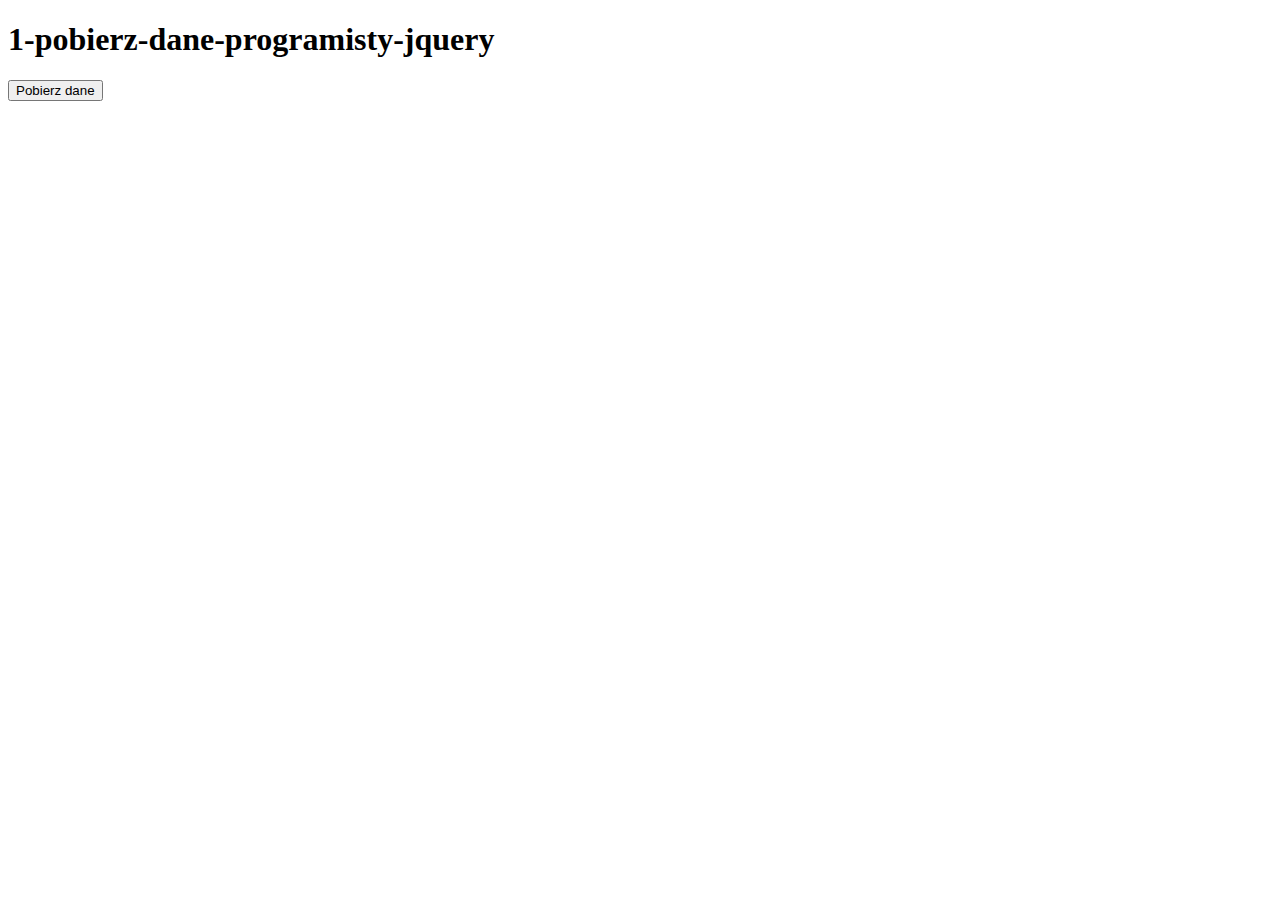
<file: 1-pobierz-dane-programisty-jquery-GitPages/index.html>
<!DOCTYPE html>
<html>

<head>
  <meta charset="utf-8">
  <meta name="viewport" content="width=device-width">
  <title>1-pobierz-dane-programisty-jquery</title>
  <link href="style.css" rel="stylesheet" type="text/css" />
</head>

<body>
  <h1>1-pobierz-dane-programisty-jquery</h1>

  <button id="get-button">Pobierz dane</button>

  <div id="dane-programisty"> </div>

  <!-- 
  Opis

  Stwórz stronę zawierającą przycisk pt. "Pobierz dane"

  Po kliknięciu przycisku pobierz dane o programiście w formacie JSON z internetu za pomocą Javascript lub jQuery:

  https://akademia108.pl/kurs-front-end/ajax/1-pobierz-dane-programisty.php

  Pobrane dane wyświetl poniżej przycisku w nowym, stworzonym DIVie o id="dane-programisty".

  Zadanie domowe zrób za pomocą GitHub Pages.

  Podpowiedź przed wysłaniem zadania do sprawdzenia:
  - pracując z mechanizmem AJAX używaj wbudowanych funkcji jQuery -->
  <script src="https://code.jquery.com/jquery-3.7.1.min.js" integrity="sha256-/JqT3SQfawRcv/BIHPThkBvs0OEvtFFmqPF/lYI/Cxo=" crossorigin="anonymous"></script>
  <!-- <script src="https://code.jquery.com/jquery-3.7.1.slim.js" integrity="sha256-UgvvN8vBkgO0luPSUl2s8TIlOSYRoGFAX4jlCIm9Adc=" crossorigin="anonymous"></script> -->
  
  <script src="script.js"></script>

</body>

</html>
</file>
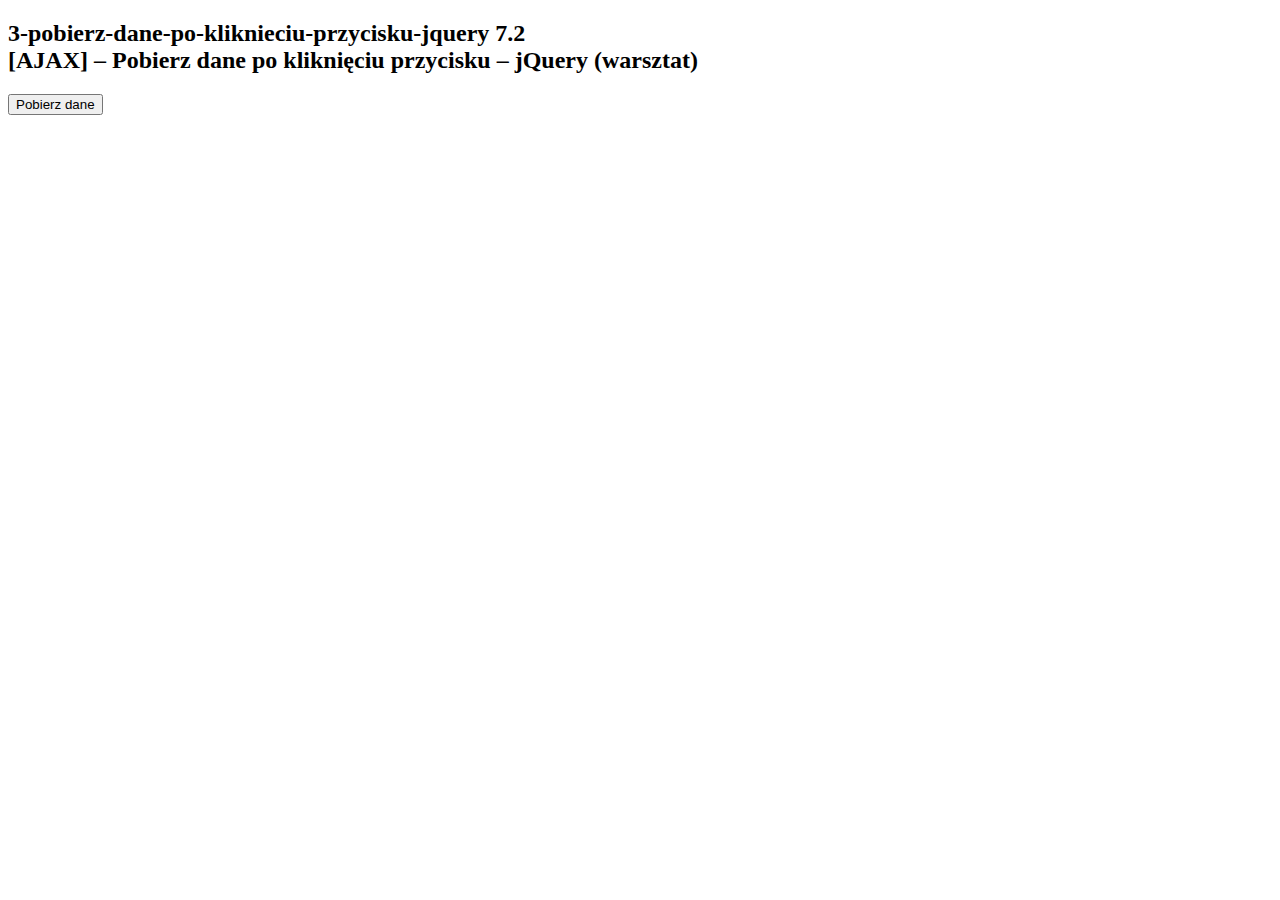
<file: 3-pobierz-dane-po-kliknieciu-przycisku-jquery/index.html>
<!DOCTYPE html>
<html lang="en">
<head>
    <meta charset="UTF-8">
    <meta name="viewport" content="width=device-width, initial-scale=1.0">
    <title>3-pobierz-dane-po-kliknieciu-przycisku-jquery 7.2 [AJAX] – Pobierz dane po kliknięciu przycisku – jQuery (warsztat)</title>
</head>
<body>
    <h2>3-pobierz-dane-po-kliknieciu-przycisku-jquery 7.2 <br>[AJAX] – Pobierz dane po kliknięciu przycisku – jQuery (warsztat)</h2>
    <button id="get-data">Pobierz dane</button>

    <script src="https://code.jquery.com/jquery-3.7.1.min.js" integrity="sha256-/JqT3SQfawRcv/BIHPThkBvs0OEvtFFmqPF/lYI/Cxo=" crossorigin="anonymous"></script>
    <script src="main.js"></script>
</body>
</html>
</file>
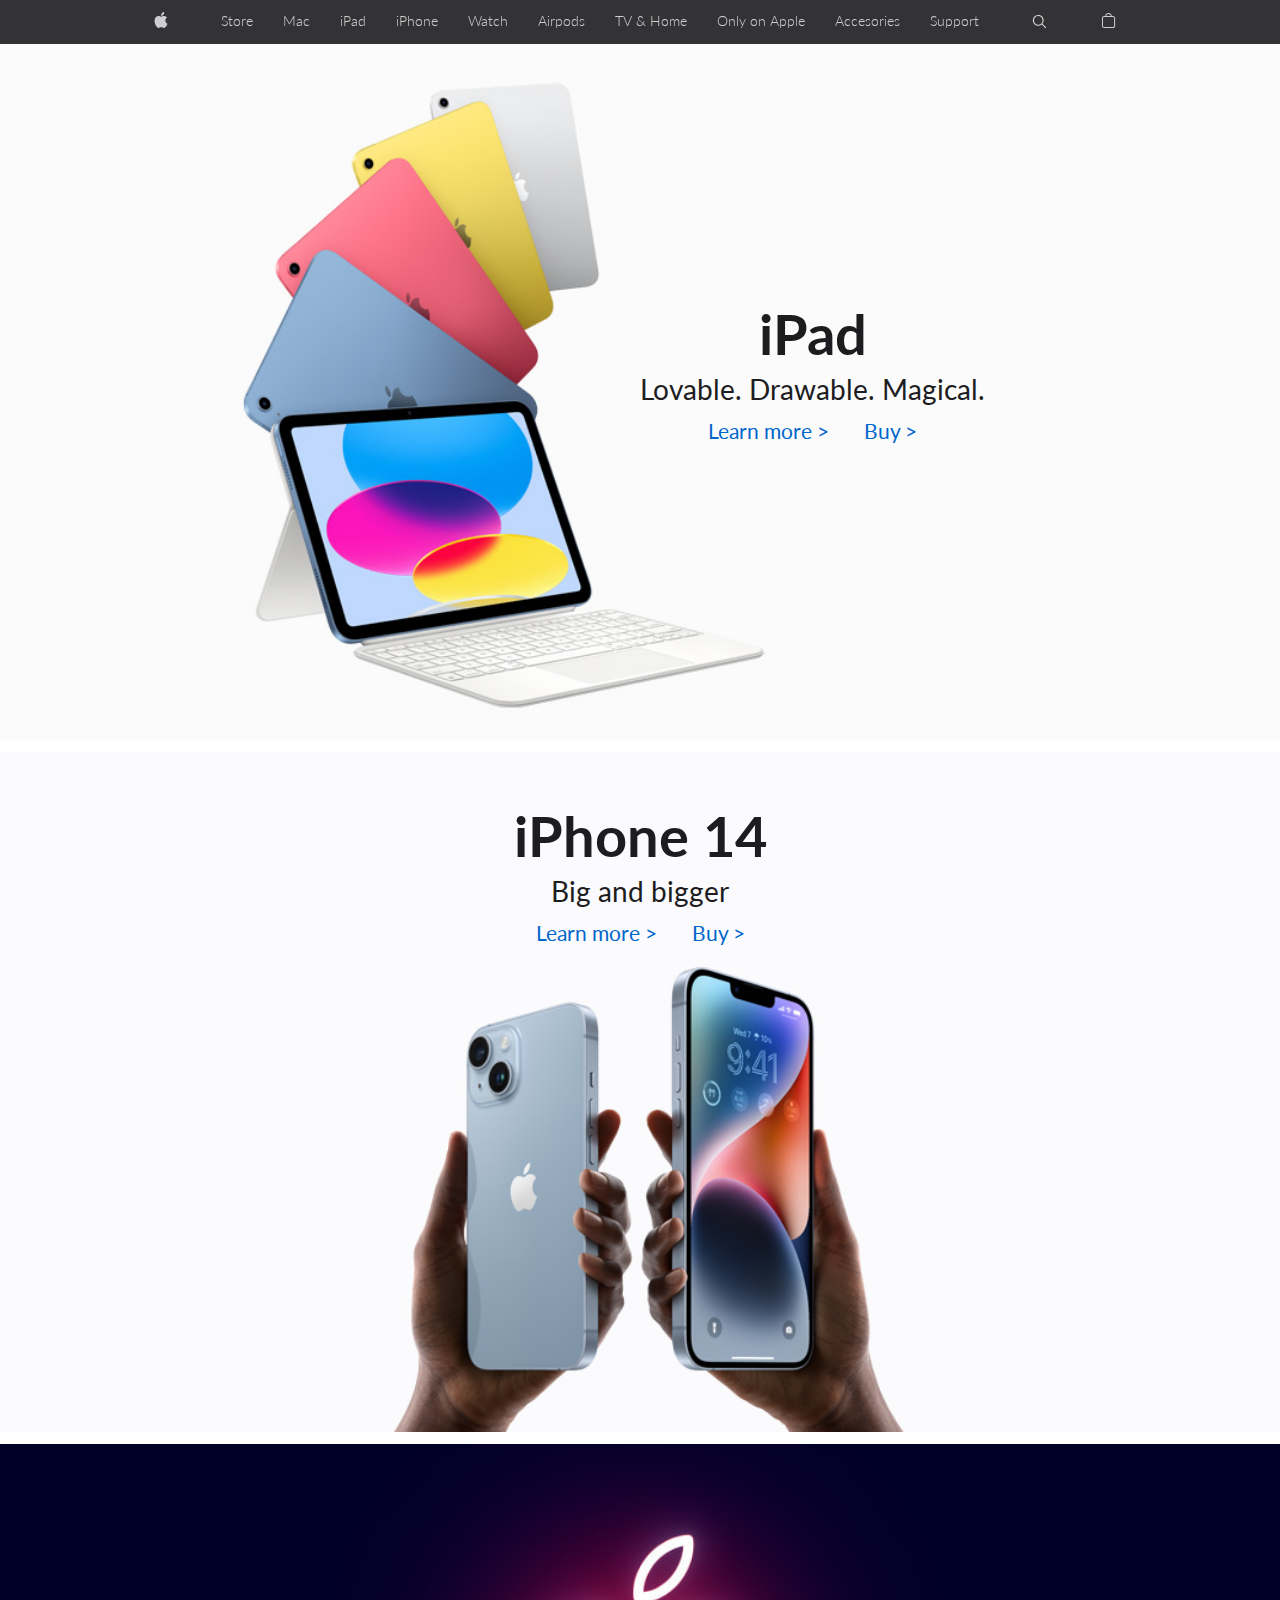
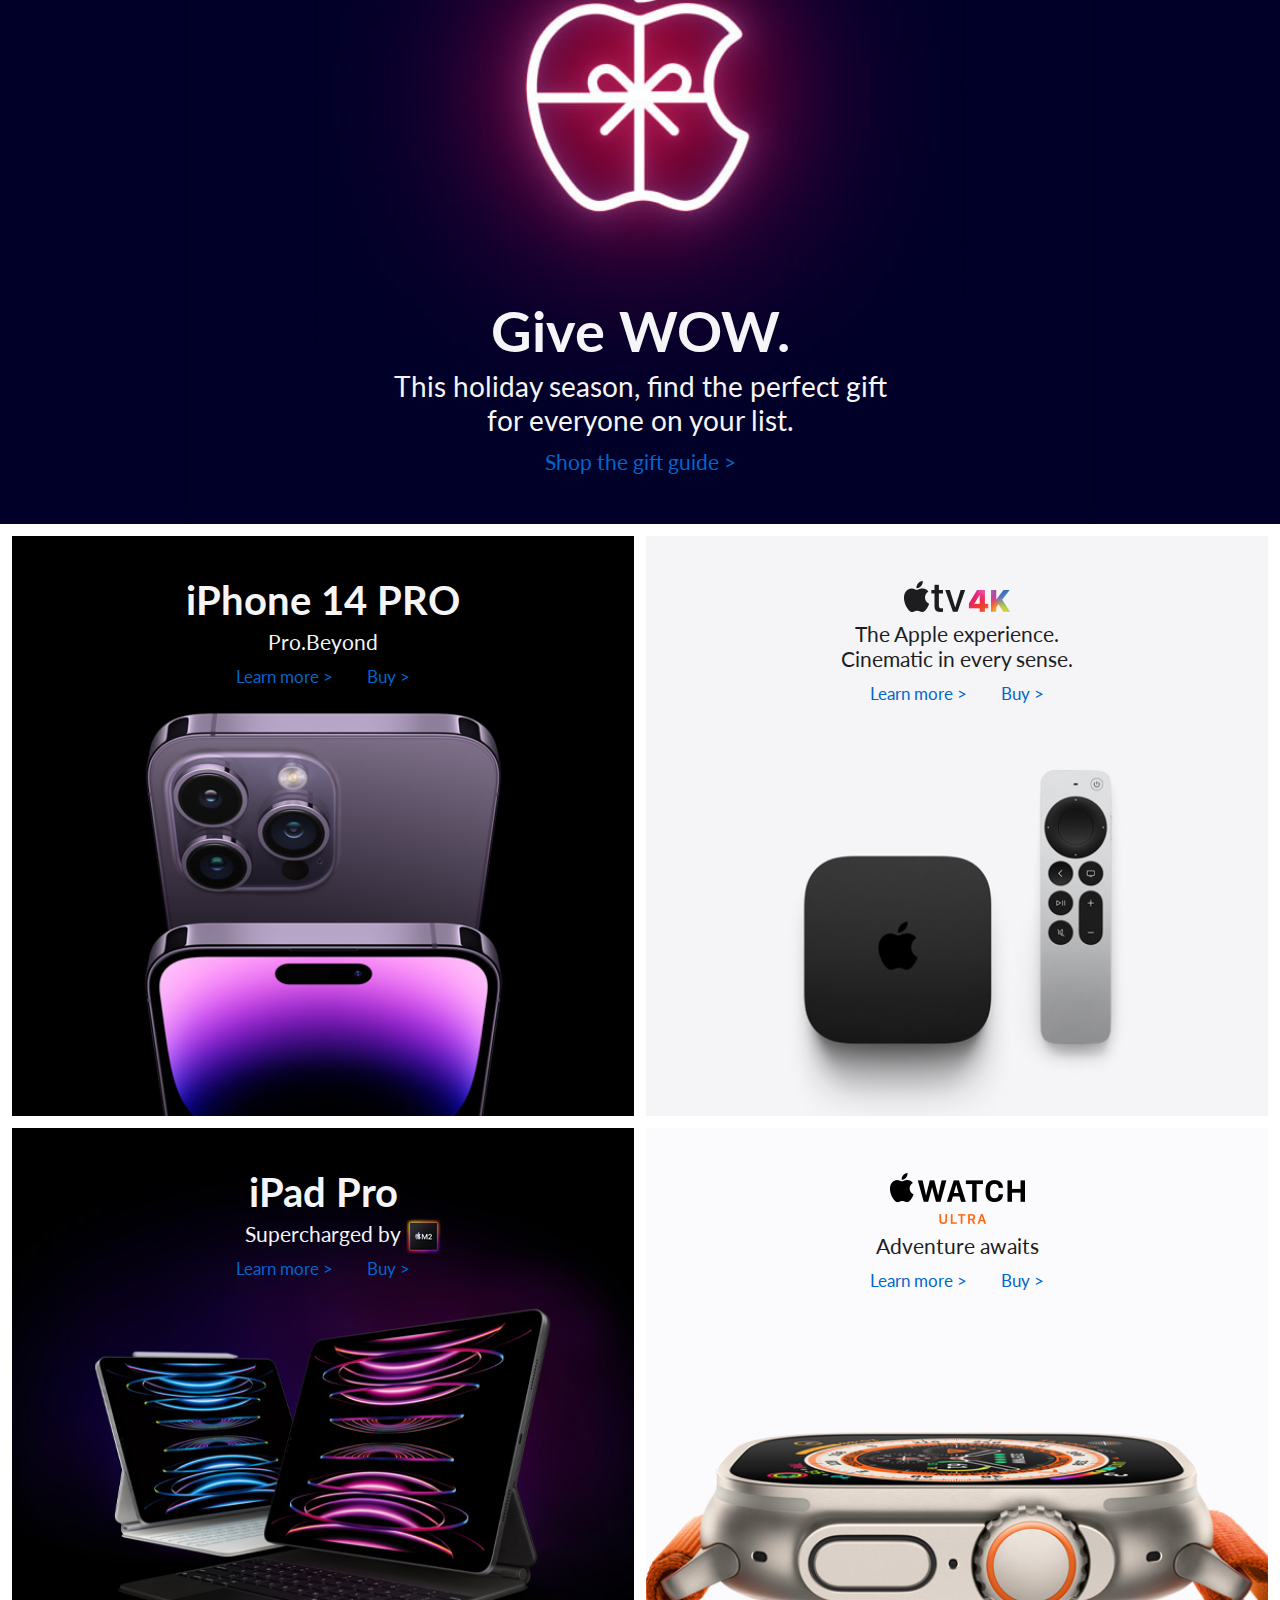
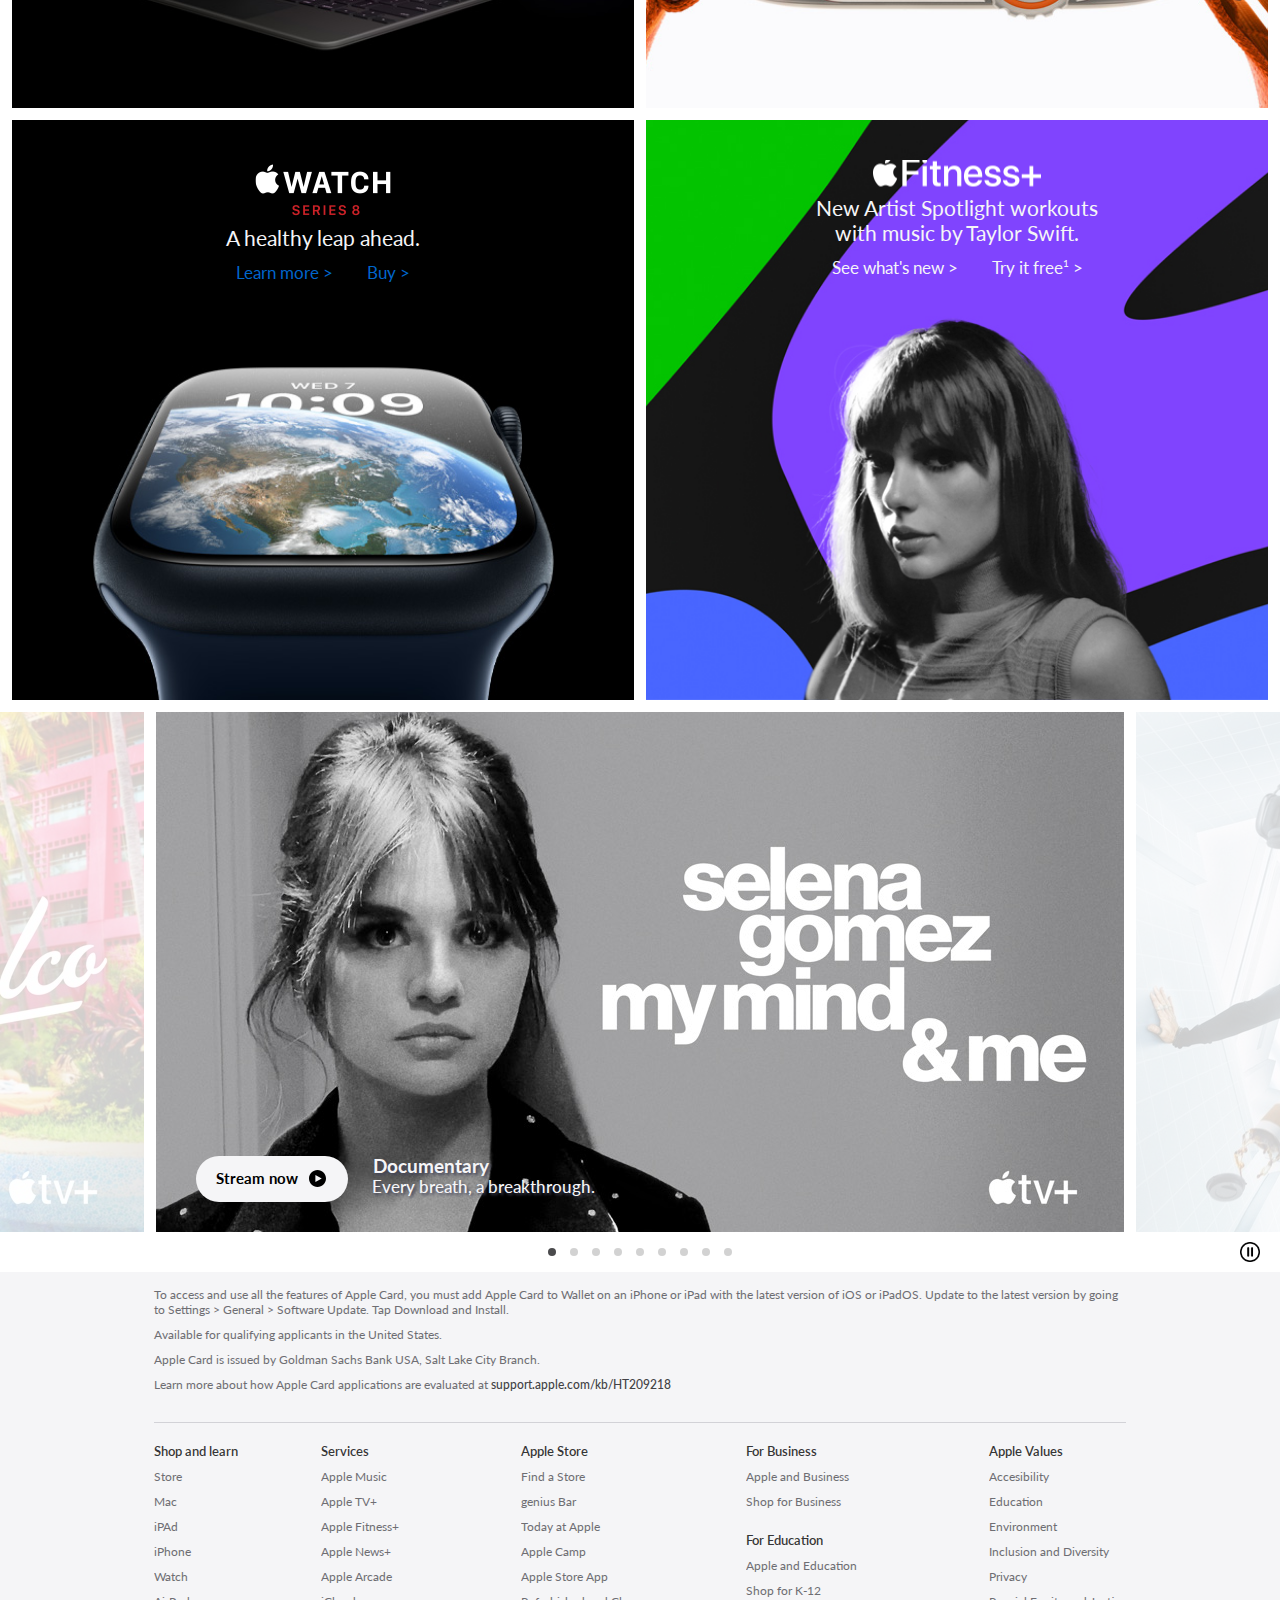
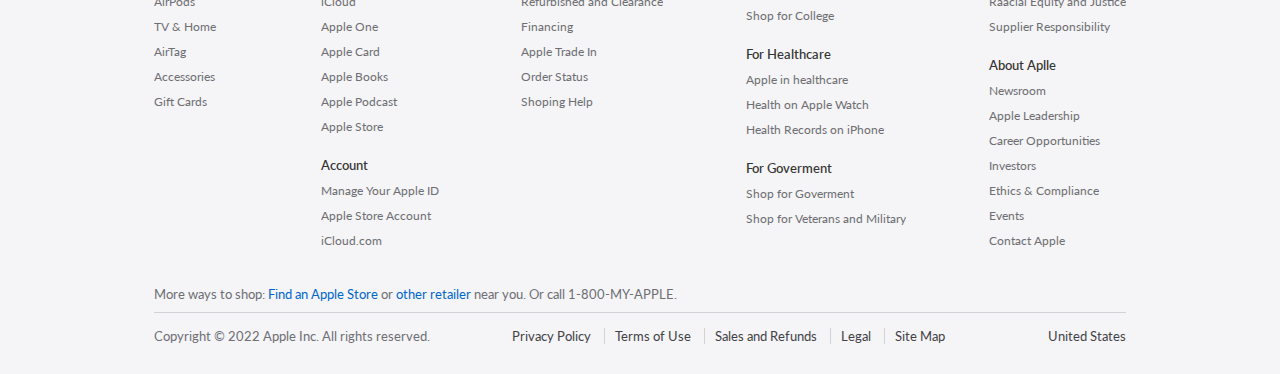
<file: APPLE-master/index.html>
<!DOCTYPE html>
<html lang="en">

<head>
    <meta charset="UTF-8">
    <meta http-equiv="X-UA-Compatible" content="IE=edge">
    <meta name="viewport" content="width=device-width, initial-scale=1.0">
    <meta name="description" content="Apple page clone, Author: Arkadius-WD">
    <title> Apple </title>
    <link rel="shortcut icon" href="#" />
    <link rel="stylesheet" href="./css/style.css">
    <script type="module" src="./js/app.js" defer></script>
</head>

<body>

    <header class="header">
        <h1 class="visually-hidden">Apple</h1>
        <nav class="nav">
            <div class="nav-top">
                <div class="nav-top__container-one">
                    <div class="nav-top__input-search mobi-wrapper">
                        <label for="nav-top__input-form"></label>
                        <input type="text" class="nav-top__input-form" placeholder="Search apple.com">
                    </div>
                </div>
                <ul class="nav-top__container-two mobi-wrapper">
                    <li class="nav-top__item"><a href="./store.html" class="nav-top__link">Store</a></li>
                    <li class="nav-top__item"><a href="./store.html" class="nav-top__link">Mac</a></li>
                    <li class="nav-top__item"><a href="./store.html" class="nav-top__link">iPad</a></li>
                    <li class="nav-top__item"><a href="./store.html" class="nav-top__link">iPhone</a></li>
                    <li class="nav-top__item"><a href="./store.html" class="nav-top__link">Watch</a></li>
                    <li class="nav-top__item"><a href="./store.html" class="nav-top__link">Airpods</a></li>
                    <li class="nav-top__item"><a href="./store.html" class="nav-top__link">TV & Home</a></li>
                    <li class="nav-top__item"><a href="./store.html" class="nav-top__link">Only on Apple</a></li>
                    <li class="nav-top__item"><a href="./store.html" class="nav-top__link">Accesories</a></li>
                    <li class="nav-top__item"><a href="./store.html" class="nav-top__link">Support</a></li>
                </ul>
            </div>
            <div class="nav-bar wrapper">
                <div class="nav-bar__burger">
                    <div class="nav-bar__burger-bel nav-bar__burger-bel--up"></div>
                    <div class="nav-bar__burger-bel nav-bar__burger-bel--down"></div>
                </div>
                <a href="#" class="nav-bar__logo">
                    <img src="./img/nav/globalnav_apple_image__b5er5ngrzxqq_large.svg" alt="logo apple image">
                </a>
                <ul class="nav-bar__list">
                    <li class="nab-bar__list-item"><a href="./store.html" class="nav-bar__list-link">Store</a></li>
                    <li class="nab-bar__list-item"><a href="./store.html" class="nav-bar__list-link">Mac</a></li>
                    <li class="nab-bar__list-item"><a href="./store.html" class="nav-bar__list-link">iPad</a></li>
                    <li class="nab-bar__list-item"><a href="./store.html" class="nav-bar__list-link">iPhone</a></li>
                    <li class="nab-bar__list-item"><a href="./store.html" class="nav-bar__list-link">Watch</a></li>
                    <li class="nab-bar__list-item"><a href="./store.html" class="nav-bar__list-link">Airpods</a></li>
                    <li class="nab-bar__list-item"><a href="./store.html" class="nav-bar__list-link">TV & Home</a></li>
                    <li class="nab-bar__list-item"><a href="./store.html" class="nav-bar__list-link">Only on Apple</a>
                    </li>
                    <li class="nab-bar__list-item"><a href="./store.html" class="nav-bar__list-link">Accesories</a></li>
                    <li class="nab-bar__list-item"><a href="./store.html" class="nav-bar__list-link">Support</a></li>
                </ul>
                <div class="nav-bar__input-search">
                    <label for="nav-bar__input-form"></label>
                    <input type="text" class="nav-bar__input-form" placeholder="Search apple.com">
                    <div class="nav-bar__input-close">
                        <img src="./img/nav/globalnav_search_close.svg" alt="close search button">
                    </div>
                </div>
                <a href="#" class="nav-bar__search">
                    <img src="./img/nav/globalnav_search_image__cbllq1gkias2_large.svg" alt="icon search image">
                </a>
                <div class="nav-bar__bag">
                    <img src="./img/nav/globalnav_bag_image__yzte50i47ciu_large.svg" alt="icon bag image">
                    <div class="nav-bar__bag-amount">0</div>
                </div>
                <div class="bag-cart">
                    <div class="bag-cart__title">
                        <h2>Shopping bag</h2>
                        <button class="bag-cart__close">
                            <img src="./img/nav/close.png" alt="button close">
                        </button>
                    </div>
                    <div class="bag-cart__content">
                    </div>
                    <p class="bag-cart__empty">Your bag is empty</p>
                    <div class="bag-cart__footer">
                        <h3>Your total : $ <span class="bag-cart__total">0</span></h3>
                        <button class="bag-cart__clear-btn">Clear cart</button>
                    </div>
                </div>
            </div>
        </nav>
    </header>

    <main class="main">
        <section class="heroes">
            <div class="iPad-hero">
                <div class="iPad-hero__picture hero-picture"></div>
                <div class="iPad-hero__text">
                    <h2 class="iPad-hero__text-title text-title">iPad</h2>
                    <h3 class="iPad-hero__text-content text-content">Lovable. Drawable. Magical.</h3>
                    <div class="iPad-hero__text-links">
                        <a href="./store.html" class="text-link">Learn more <span> > </span> </a>
                        <a href="./store.html" class="text-link">Buy <span> > </span> </a>
                    </div>
                </div>
            </div>
            <div class="iPhone-hero">
                <div class="iPhone-hero__picture hero-picture"></div>
                <div class="iPhone-hero__text">
                    <h2 class="iPhone-hero__text-title text-title">iPhone 14</h2>
                    <h3 class="iPhone-hero__text-content text-content">Big and bigger</h3>
                    <div class="iPhone-hero__text-links">
                        <a href="./store.html" class="text-link">Learn more <span> > </span> </a>
                        <a href="./store.html" class="text-link">Buy <span> > </span> </a>
                    </div>
                </div>
            </div>
            <div class="endframe-hero">
                <div class="endframe-hero__picture hero-picture"></div>
                <div class="endframe-hero__text">
                    <h2 class="endframe-hero__text-title text-title">Give WOW.</h2>
                    <h3 class="endframe-hero__text-content text-content">This holiday season, find the perfect gift for
                        everyone on your list. </h3>
                    <div class="endframe-hero__text-links">
                        <a href="./store.html" class="text-link">Shop the gift guide <span> > </span> </a>
                    </div>
                </div>
            </div>
        </section>

        <section class="promos">
            <div class="iPhone-promo">
                <div class="iPhone-promo__picture promo-picture"></div>
                <div class="iPhone-promo__text promo-text">
                    <h2 class="iPhone-promo__text-title text-M-title text-white">iPhone 14 PRO</h2>
                    <h3 class="iPhone-promo__text-content text-M-content text-white">Pro.Beyond</h3>
                    <div class="iPhone-promo__text-links">
                        <a href="./store.html" class="text-M-link">Learn more <span> > </span> </a>
                        <a href="./store.html" class="text-M-link">Buy <span> > </span> </a>
                    </div>
                </div>
            </div>
            <div class="tv-promo">
                <div class="tv-promo__picture promo-picture"></div>
                <div class="tv-promo__text promo-text">
                    <h2 class="tv-promo__text-title text-M-title promo-text-logo"></h2>
                    <h3 class="tv-promo__text-content text-M-content">The Apple experience. Cinematic in every sense.
                    </h3>
                    <div class="tv-promo__text-links">
                        <a href="./store.html" class="text-M-link">Learn more <span> > </span> </a>
                        <a href="./store.html" class="text-M-link">Buy <span> > </span> </a>
                    </div>
                </div>
            </div>
            <div class="iPad-promo">
                <div class="iPad-promo__picture promo-picture"></div>
                <div class="iPad-promo__text promo-text">
                    <h2 class="iPad-promo__text-title text-M-title text-white">iPad Pro</h2>
                    <h3 class="iPad-promo__text-content text-M-content text-white">Supercharged by
                    </h3>
                    <div class="iPad-promo__text-links">
                        <a href="./store.html" class="text-M-link">Learn more <span> > </span> </a>
                        <a href="./store.html" class="text-M-link">Buy <span> > </span> </a>
                    </div>
                </div>
            </div>
            <div class="watchU-promo">
                <div class="watchU-promo__picture promo-picture"></div>
                <div class="watchU-promo__text promo-text">
                    <h2 class="watchU-promo__text-title text-M-title promo-text-logo"></h2>
                    <h3 class="watchU-promo__text-content text-M-content">Adventure awaits
                    </h3>
                    <div class="watchU-promo__text-links">
                        <a href="./store.html" class="text-M-link">Learn more <span> > </span> </a>
                        <a href="./store.html" class="text-M-link">Buy <span> > </span> </a>
                    </div>
                </div>
            </div>
            <div class="watch8-promo">
                <div class="watch8-promo__picture promo-picture"></div>
                <div class="watch8-promo__text promo-text">
                    <h2 class="watch8-promo__text-title text-M-title text-white promo-text-logo"></h2>
                    <h3 class="watch8-promo__text-content text-M-content text-white">A healthy leap ahead.
                    </h3>
                    <div class="watch8-promo__text-links">
                        <a href="./store.html" class="text-M-link">Learn more <span> > </span> </a>
                        <a href="./store.html" class="text-M-link">Buy <span> > </span> </a>
                    </div>
                </div>
            </div>
            <div class="fit-promo">
                <div class="fit-promo__picture promo-picture"></div>
                <div class="fit-promo__text promo-text">
                    <h2 class="fit-promo__text-title text-M-title text-white promo-text-logo"></h2>
                    <h3 class="fit-promo__text-content text-M-content text-white">New Artist Spotlight workouts with
                        music by
                        Taylor Swift.
                    </h3>
                    <div class="fit-promo__text-links">
                        <a href="./store.html" class="text-M-link text-white">See what's new <span> > </span> </a>
                        <a href="./store.html" class="text-M-link text-white">Try it free<sup>1</sup><span> > </span>
                        </a>
                    </div>
                </div>
            </div>
        </section>

        <section class="slider">
            <div class="slider__track-container">
                <ul class="slider__slides">
                    <li class="slider__slide"><a
                            href="https://tv.apple.com/us/movie/selena-gomez-my-mind--me/umc.cmc.39yw4dp13gshxq5bt9fsl0o5y"
                            class="slider__slide-link slider__slide-link--1">
                            <div class="slider__slide-info-top">
                                <div class="slider__slide-info-top-icon"></div>
                                <div class="slider__slide-info-top-title"></div>
                            </div>
                            <div class="slider__slide-info-bottom">
                                <h4>Documentary</h4>
                                <div class="slider__slide-info-bottom-text">
                                    <p>Every breath, a breakthrough.</p>
                                </div>
                                <div class="slider__slide-button"><button class="slider-button" role="button"
                                        aria-label="slider-button">Stream now</button></div>
                            </div>
                        </a></li>
                    <li class="slider__slide"><a
                            href="https://tv.apple.com/us/show/mythic-quest/umc.cmc.1nfdfd5zlk05fo1bwwetzldy3?itscg=10000&itsct=atv-apl_hp-stream_now--220622"
                            class="slider__slide-link slider__slide-link--2">
                            <div class="slider__slide-info-top">
                                <div class="slider__slide-info-top-icon"></div>
                                <div class="slider__slide-info-top-title"></div>
                            </div>
                            <div class="slider__slide-info-bottom">
                                <h4>Comedy</h4>
                                <div class="slider__slide-info-bottom-text">
                                    <p>New season.</p>
                                </div>
                                <div class="slider__slide-button"><button class="slider-button" role="button"
                                        aria-label="slider-button">Stream now</button></div>
                            </div>
                        </a></li>
                    <li class="slider__slide"><a
                            href="https://tv.apple.com/us/show/ted-lasso/umc.cmc.vtoh0mn0xn7t3c643xqonfzy"
                            class="slider__slide-link slider__slide-link--3">
                            <div class="slider__slide-info-top">
                                <div class="slider__slide-info-top-icon"></div>
                                <div class="slider__slide-info-top-title"></div>
                            </div>
                            <div class="slider__slide-info-bottom">
                                <h4>Comedy</h4>
                                <div class="slider__slide-info-bottom-text">
                                    <p>4 Emmy® wins including Outstanding Comedy.</p>
                                </div>
                                <div class="slider__slide-button"><button class="slider-button" role="button"
                                        aria-label="slider-button">Stream now</button></div>
                            </div>
                        </a></li>
                    <li class="slider__slide"><a
                            href="https://tv.apple.com/us/show/see/umc.cmc.3s4mgg2y7h95fks9gnc4pw13m"
                            class="slider__slide-link slider__slide-link--4">
                            <div class="slider__slide-info-top">
                                <div class="slider__slide-info-top-icon"></div>
                                <div class="slider__slide-info-top-title"></div>
                            </div>
                            <div class="slider__slide-info-bottom">
                                <h4>Drama</h4>
                                <div class="slider__slide-info-bottom-text">
                                    <p>The epic series comes to an end.</p>
                                </div>
                                <div class="slider__slide-button"><button class="slider-button" role="button"
                                        aria-label="slider-button">Stream now</button></div>
                            </div>
                        </a></li>
                    <li class="slider__slide"><a
                            href="https://tv.apple.com/us/movie/causeway/umc.cmc.30p2zn6vd14159dorn1vo68el"
                            class="slider__slide-link slider__slide-link--5">
                            <div class="slider__slide-info-top">
                                <div class="slider__slide-info-top-icon"></div>
                                <div class="slider__slide-info-top-title"></div>
                            </div>
                            <div class="slider__slide-info-bottom">
                                <h4>Drama</h4>
                                <div class="slider__slide-info-bottom-text">
                                    <p>Begin again.</p>
                                </div>
                                <div class="slider__slide-button"><button class="slider-button" role="button"
                                        aria-label="slider-button">Stream now</button></div>
                            </div>
                        </a></li>
                    <li class="slider__slide"><a
                            href="https://tv.apple.com/us/show/shantaram/umc.cmc.atxsrive40xli3zh3uxjimut"
                            class="slider__slide-link slider__slide-link--6">
                            <div class="slider__slide-info-top">
                                <div class="slider__slide-info-top-icon"></div>
                                <div class="slider__slide-info-top-title"></div>
                            </div>
                            <div class="slider__slide-info-bottom">
                                <h4>Drama</h4>
                                <div class="slider__slide-info-bottom-text">
                                    <p>Welcome to Bombay.</p>
                                </div>
                                <div class="slider__slide-button"><button class="slider-button" role="button"
                                        aria-label="slider-button">Stream now</button></div>
                            </div>
                        </a></li>
                    <li class="slider__slide"><a
                            href="https://tv.apple.com/us/show/the-morning-show/umc.cmc.25tn3v8ku4b39tr6ccgb8nl6m"
                            class="slider__slide-link slider__slide-link--7">
                            <div class="slider__slide-info-top">
                                <div class="slider__slide-info-top-icon"></div>
                                <div class="slider__slide-info-top-title"></div>
                            </div>
                            <div class="slider__slide-info-bottom">
                                <h4>Drama</h4>
                                <div class="slider__slide-info-bottom-text">
                                    <p>Control is an illusion</p>
                                </div>
                                <div class="slider__slide-button"><button class="slider-button" role="button"
                                        aria-label="slider-button">Stream now</button></div>
                            </div>
                        </a></li>
                    <li class="slider__slide"><a
                            href="https://tv.apple.com/us/show/bad-sisters/umc.cmc.14kr4vv65unannh7doqgvlh20"
                            class="slider__slide-link slider__slide-link--8">
                            <div class="slider__slide-info-top">
                                <div class="slider__slide-info-top-icon"></div>
                                <div class="slider__slide-info-top-title"></div>
                            </div>
                            <div class="slider__slide-info-bottom">
                                <h4>Thriller</h4>
                                <div class="slider__slide-info-bottom-text">
                                    <p>We’re all different people at work.</p>
                                </div>
                                <div class="slider__slide-button"><button class="slider-button" role="button"
                                        aria-label="slider-button">Stream now</button></div>
                            </div>
                        </a></li>
                    <li class="slider__slide"><a
                            href="https://tv.apple.com/us/show/acapulco/umc.cmc.8xrkg9zywke7g6a9ahmvpr3l"
                            class="slider__slide-link slider__slide-link--9">
                            <div class="slider__slide-info-top">
                                <div class="slider__slide-info-top-icon"></div>
                                <div class="slider__slide-info-top-title"></div>
                            </div>
                            <div class="slider__slide-info-bottom">
                                <h4>Holiday</h4>
                                <div class="slider__slide-info-bottom-text">
                                    <p>Happiness is togetherness.</p>
                                </div>
                                <div class="slider__slide-button"><button class="slider-button" role="button"
                                        aria-label="slider-button">Stream now</button></div>
                            </div>
                        </a></li>
                </ul>
            </div>
            <div class="slider__previous">
                <button class="slider__button slider__button--left" role="button" aria-label="slider-button">
                </button>
            </div>
            <div class="slider__next">
                <button class="slider__button slider__button--right" role="button" aria-label="slider-button">
                </button>
            </div>
            <div class="slider__nav">
                <div class="slider__nav-dots-contaner"></div>
                <button class="slider__stop-play" role="button" aria-label="slider-button"></button>
            </div>
            <h4 class="visually-hidden">Apple TV+</h4>
        </section>
    </main>

    <footer class="footer wrapper">
        <section class="footer__notes">
            <ul>
                <li>
                    To access and use all the features of Apple Card, you must add Apple Card to Wallet on an iPhone or
                    iPad with the latest version of iOS or iPadOS. Update to the latest version by going to Settings >
                    General > Software Update. Tap Download and Install.
                </li>

                <li><span>Available for qualifying applicants in the United&nbsp;States.</span></li>
                <li><span>Apple&nbsp;Card is issued by Goldman Sachs Bank USA, Salt Lake City Branch.</span></li>
                <li>
                    Learn more about how Apple&nbsp;Card applications are evaluated at <a
                        href="https://support.apple.com/kb/HT209218">support.apple.com/kb/HT209218</a>
                </li>
            </ul>
        </section>
        <nav class="footer__nav">
            <div class="footer__nav-column">
                <div class="footer__nav-column-section">
                    <h3 class="footer__nav-column-section-title">Shop and learn</h3>
                    <i class="footer__nav-column-section-icon">+</i>
                    <div class="footer__nav-column-section-disp">
                        <ul class="footer__nav-column-section-list">
                            <li class="footer__nav-column-section-item"><a class="footer__nav-column-section-link"
                                    href="./store.html"></a>Store</li>
                            <li class="footer__nav-column-section-item"><a class="footer__nav-column-section-link"
                                    href="./store.html"></a>Mac</li>
                            <li class="footer__nav-column-section-item"><a class="footer__nav-column-section-link"
                                    href="./store.html"></a>iPAd</li>
                            <li class="footer__nav-column-section-item"><a class="footer__nav-column-section-link"
                                    href="./store.html"></a>iPhone</li>
                            <li class="footer__nav-column-section-item"><a class="footer__nav-column-section-link"
                                    href="./store.html"></a>Watch</li>
                            <li class="footer__nav-column-section-item"><a class="footer__nav-column-section-link"
                                    href="./store.html"></a>AirPods</li>
                            <li class="footer__nav-column-section-item"><a class="footer__nav-column-section-link"
                                    href="./store.html"></a>TV & Home</li>
                            <li class="footer__nav-column-section-item"><a class="footer__nav-column-section-link"
                                    href="./store.html"></a>AirTag</li>
                            <li class="footer__nav-column-section-item"><a class="footer__nav-column-section-link"
                                    href="./store.htmls"></a>Accessories</li>
                            <li class="footer__nav-column-section-item"><a class="footer__nav-column-section-link"
                                    href="./store.html"></a>Gift Cards</li>
                        </ul>
                    </div>
                </div>
            </div>
            <div class="footer__nav-column">
                <div class="footer__nav-column-section">
                    <h3 class="footer__nav-column-section-title">Services</h3>
                    <i class="footer__nav-column-section-icon">+</i>
                    <div class="footer__nav-column-section-disp">
                        <ul class="footer__nav-column-section-list">
                            <li class="footer__nav-column-section-item"><a class="footer__nav-column-section-link"
                                    href=""></a>Apple Music</li>
                            <li class="footer__nav-column-section-item"><a class="footer__nav-column-section-link"
                                    href=""></a>Apple TV+</li>
                            <li class="footer__nav-column-section-item"><a class="footer__nav-column-section-link"
                                    href=""></a>Apple Fitness+</li>
                            <li class="footer__nav-column-section-item"><a class="footer__nav-column-section-link"
                                    href=""></a>Apple News+</li>
                            <li class="footer__nav-column-section-item"><a class="footer__nav-column-section-link"
                                    href=""></a>Apple Arcade</li>
                            <li class="footer__nav-column-section-item"><a class="footer__nav-column-section-link"
                                    href=""></a>iCloud</li>
                            <li class="footer__nav-column-section-item"><a class="footer__nav-column-section-link"
                                    href=""></a>Apple One</li>
                            <li class="footer__nav-column-section-item"><a class="footer__nav-column-section-link"
                                    href=""></a>Apple Card</li>
                            <li class="footer__nav-column-section-item"><a class="footer__nav-column-section-link"
                                    href=""></a>Apple Books</li>
                            <li class="footer__nav-column-section-item"><a class="footer__nav-column-section-link"
                                    href=""></a>Apple Podcast</li>
                            <li class="footer__nav-column-section-item"><a class="footer__nav-column-section-link"
                                    href=""></a>Apple Store</li>
                        </ul>
                    </div>
                </div>
                <div class="footer__nav-column-section">
                    <h3 class="footer__nav-column-section-title">Account</h3>
                    <i class="footer__nav-column-section-icon">+</i>
                    <div class="footer__nav-column-section-disp">
                        <ul class="footer__nav-column-section-list">
                            <li class="footer__nav-column-section-item"><a class="footer__nav-column-section-link"
                                    href=""></a>Manage Your Apple ID</li>
                            <li class="footer__nav-column-section-item"><a class="footer__nav-column-section-link"
                                    href=""></a>Apple Store Account</li>
                            <li class="footer__nav-column-section-item"><a class="footer__nav-column-section-link"
                                    href=""></a>iCloud.com</li>
                        </ul>
                    </div>
                </div>
            </div>
            <div class="footer__nav-column">
                <div class="footer__nav-column-section">
                    <h3 class="footer__nav-column-section-title">Apple Store</h3>
                    <i class="footer__nav-column-section-icon">+</i>
                    <div class="footer__nav-column-section-disp">
                        <ul class="footer__nav-column-section-list">
                            <li class="footer__nav-column-section-item"><a class="footer__nav-column-section-link"
                                    href=""></a>Find a Store</li>
                            <li class="footer__nav-column-section-item"><a class="footer__nav-column-section-link"
                                    href=""></a>genius Bar</li>
                            <li class="footer__nav-column-section-item"><a class="footer__nav-column-section-link"
                                    href=""></a>Today at Apple</li>
                            <li class="footer__nav-column-section-item"><a class="footer__nav-column-section-link"
                                    href=""></a>Apple Camp</li>
                            <li class="footer__nav-column-section-item"><a class="footer__nav-column-section-link"
                                    href=""></a>Apple Store App
                            </li>
                            <li class="footer__nav-column-section-item"><a class="footer__nav-column-section-link"
                                    href=""></a>Refurbished and
                                Clearance</li>
                            <li class="footer__nav-column-section-item"><a class="footer__nav-column-section-link"
                                    href=""></a>Financing</li>
                            <li class="footer__nav-column-section-item"><a class="footer__nav-column-section-link"
                                    href=""></a>Apple Trade In</li>
                            <li class="footer__nav-column-section-item"><a class="footer__nav-column-section-link"
                                    href=""></a>Order Status</li>
                            <li class="footer__nav-column-section-item"><a class="footer__nav-column-section-link"
                                    href=""></a>Shoping Help</li>
                        </ul>
                    </div>
                </div>
            </div>
            <div class="footer__nav-column">
                <div class="footer__nav-column-section">
                    <h3 class="footer__nav-column-section-title">For Business</h3>
                    <i class="footer__nav-column-section-icon">+</i>
                    <div class="footer__nav-column-section-disp">
                        <ul class="footer__nav-column-section-list">
                            <li class="footer__nav-column-section-item"><a class="footer__nav-column-section-link"
                                    href=""></a>Apple and Business</li>
                            <li class="footer__nav-column-section-item"><a class="footer__nav-column-section-link"
                                    href=""></a>Shop for Business</li>
                        </ul>
                    </div>
                </div>
                <div class="footer__nav-column-section">
                    <h3 class="footer__nav-column-section-title">For Education</h3>
                    <i class="footer__nav-column-section-icon">+</i>
                    <div class="footer__nav-column-section-disp">
                        <ul class="footer__nav-column-section-list">
                            <li class="footer__nav-column-section-item"><a class="footer__nav-column-section-link"
                                    href=""></a>Apple and Education</li>
                            <li class="footer__nav-column-section-item"><a class="footer__nav-column-section-link"
                                    href=""></a>Shop for K-12</li>
                            <li class="footer__nav-column-section-item"><a class="footer__nav-column-section-link"
                                    href=""></a>Shop for College</li>
                        </ul>
                    </div>
                </div>
                <div class="footer__nav-column-section">
                    <h3 class="footer__nav-column-section-title">For Healthcare</h3>
                    <i class="footer__nav-column-section-icon">+</i>
                    <div class="footer__nav-column-section-disp">
                        <ul class="footer__nav-column-section-list">
                            <li class="footer__nav-column-section-item"><a class="footer__nav-column-section-link"
                                    href=""></a>Apple in healthcare</li>
                            <li class="footer__nav-column-section-item"><a class="footer__nav-column-section-link"
                                    href=""></a>Health on Apple Watch</li>
                            <li class="footer__nav-column-section-item"><a class="footer__nav-column-section-link"
                                    href=""></a>Health Records on iPhone
                            </li>
                        </ul>
                    </div>
                </div>
                <div class="footer__nav-column-section">
                    <h3 class="footer__nav-column-section-title">For Goverment</h3>
                    <i class="footer__nav-column-section-icon">+</i>
                    <div class="footer__nav-column-section-disp">
                        <ul class="footer__nav-column-section-list">
                            <li class="footer__nav-column-section-item"><a class="footer__nav-column-section-link"
                                    href=""></a>Shop for Goverment</li>
                            <li class="footer__nav-column-section-item"><a class="footer__nav-column-section-link"
                                    href=""></a>Shop for
                                Veterans and Military</li>
                        </ul>
                    </div>
                </div>
            </div>
            <div class="footer__nav-column">
                <div class="footer__nav-column-section">
                    <h3 class="footer__nav-column-section-title">Apple Values</h3>
                    <i class="footer__nav-column-section-icon">+</i>
                    <div class="footer__nav-column-section-disp">
                        <ul class="footer__nav-column-section-list">
                            <li class="footer__nav-column-section-item"><a class="footer__nav-column-section-link"
                                    href=""></a>Accesibility</li>
                            <li class="footer__nav-column-section-item"><a class="footer__nav-column-section-link"
                                    href=""></a>Education</li>
                            <li class="footer__nav-column-section-item"><a class="footer__nav-column-section-link"
                                    href=""></a>Environment</li>
                            <li class="footer__nav-column-section-item"><a class="footer__nav-column-section-link"
                                    href=""></a>Inclusion and Diversity</li>
                            <li class="footer__nav-column-section-item"><a class="footer__nav-column-section-link"
                                    href=""></a>Privacy</li>
                            <li class="footer__nav-column-section-item"><a class="footer__nav-column-section-link"
                                    href=""></a>Raacial Equity
                                and Justice</li>
                            <li class="footer__nav-column-section-item"><a class="footer__nav-column-section-link"
                                    href=""></a>Supplier Responsibility
                            </li>
                        </ul>
                    </div>
                </div>
                <div class="footer__nav-column-section ">
                    <h3 class="footer__nav-column-section-title">About Aplle</h3>
                    <i class="footer__nav-column-section-icon">+</i>
                    <div class="footer__nav-column-section-disp">
                        <ul class="footer__nav-column-section-list">
                            <li class="footer__nav-column-section-item"><a class="footer__nav-column-section-link"
                                    href=""></a>Newsroom</li>
                            <li class="footer__nav-column-section-item"><a class="footer__nav-column-section-link"
                                    href=""></a>Apple Leadership</li>
                            <li class="footer__nav-column-section-item"><a class="footer__nav-column-section-link"
                                    href=""></a>Career Opportunities</li>
                            <li class="footer__nav-column-section-item"><a class="footer__nav-column-section-link"
                                    href=""></a>Investors</li>
                            <li class="footer__nav-column-section-item"><a class="footer__nav-column-section-link"
                                    href=""></a>Ethics & Compliance</li>
                            <li class="footer__nav-column-section-item"><a class="footer__nav-column-section-link"
                                    href=""></a>Events</li>
                            <li class="footer__nav-column-section-item"><a class="footer__nav-column-section-link"
                                    href=""></a>Contact Apple</li>
                        </ul>
                    </div>
                </div>
            </div>
        </nav>
        <section class="footer__contact">
            <div class="footer__contact-shop">
                More ways to shop: <a href="https://www.apple.com/retail/"> Find an Apple Store </a>
                or <a href="https://locate.apple.com/"> other retailer </a> near you. <span
                    class="footer__contact-shop-span"> Or call
                    1-800-MY-APPLE. </span>
            </div>
            <div class="footer__contact-disp">
                <div class="footer__contact-locale">
                    <a class="footer__contact-locale-link" href="https://www.apple.com/choose-country-region/"> United
                        States </a>
                </div>
                <div class="footer__contact-copyright"> Copyright © 2022 Apple Inc. All rights reserved.
                </div>
                <div class="footer__contact-legal">
                    <a class="footer__contact-legal-link" href="https://www.apple.com/legal/privacy/"> Privacy Policy
                    </a>
                    <a class="footer__contact-legal-link"
                        href="https://www.apple.com/legal/internet-services/terms/site.html"> Terms of Use </a>
                    <a class="footer__contact-legal-link" href="https://www.apple.com/shop/browse/open/salespolicies">
                        Sales
                        and Refunds </a>
                    <a class="footer__contact-legal-link" href="https://www.apple.com/legal/"> Legal </a>
                    <a class="footer__contact-legal-link" href="https://www.apple.com/sitemap/"> Site Map </a>
                </div>
            </div>
        </section>
    </footer>
</body>

</html>
</file>
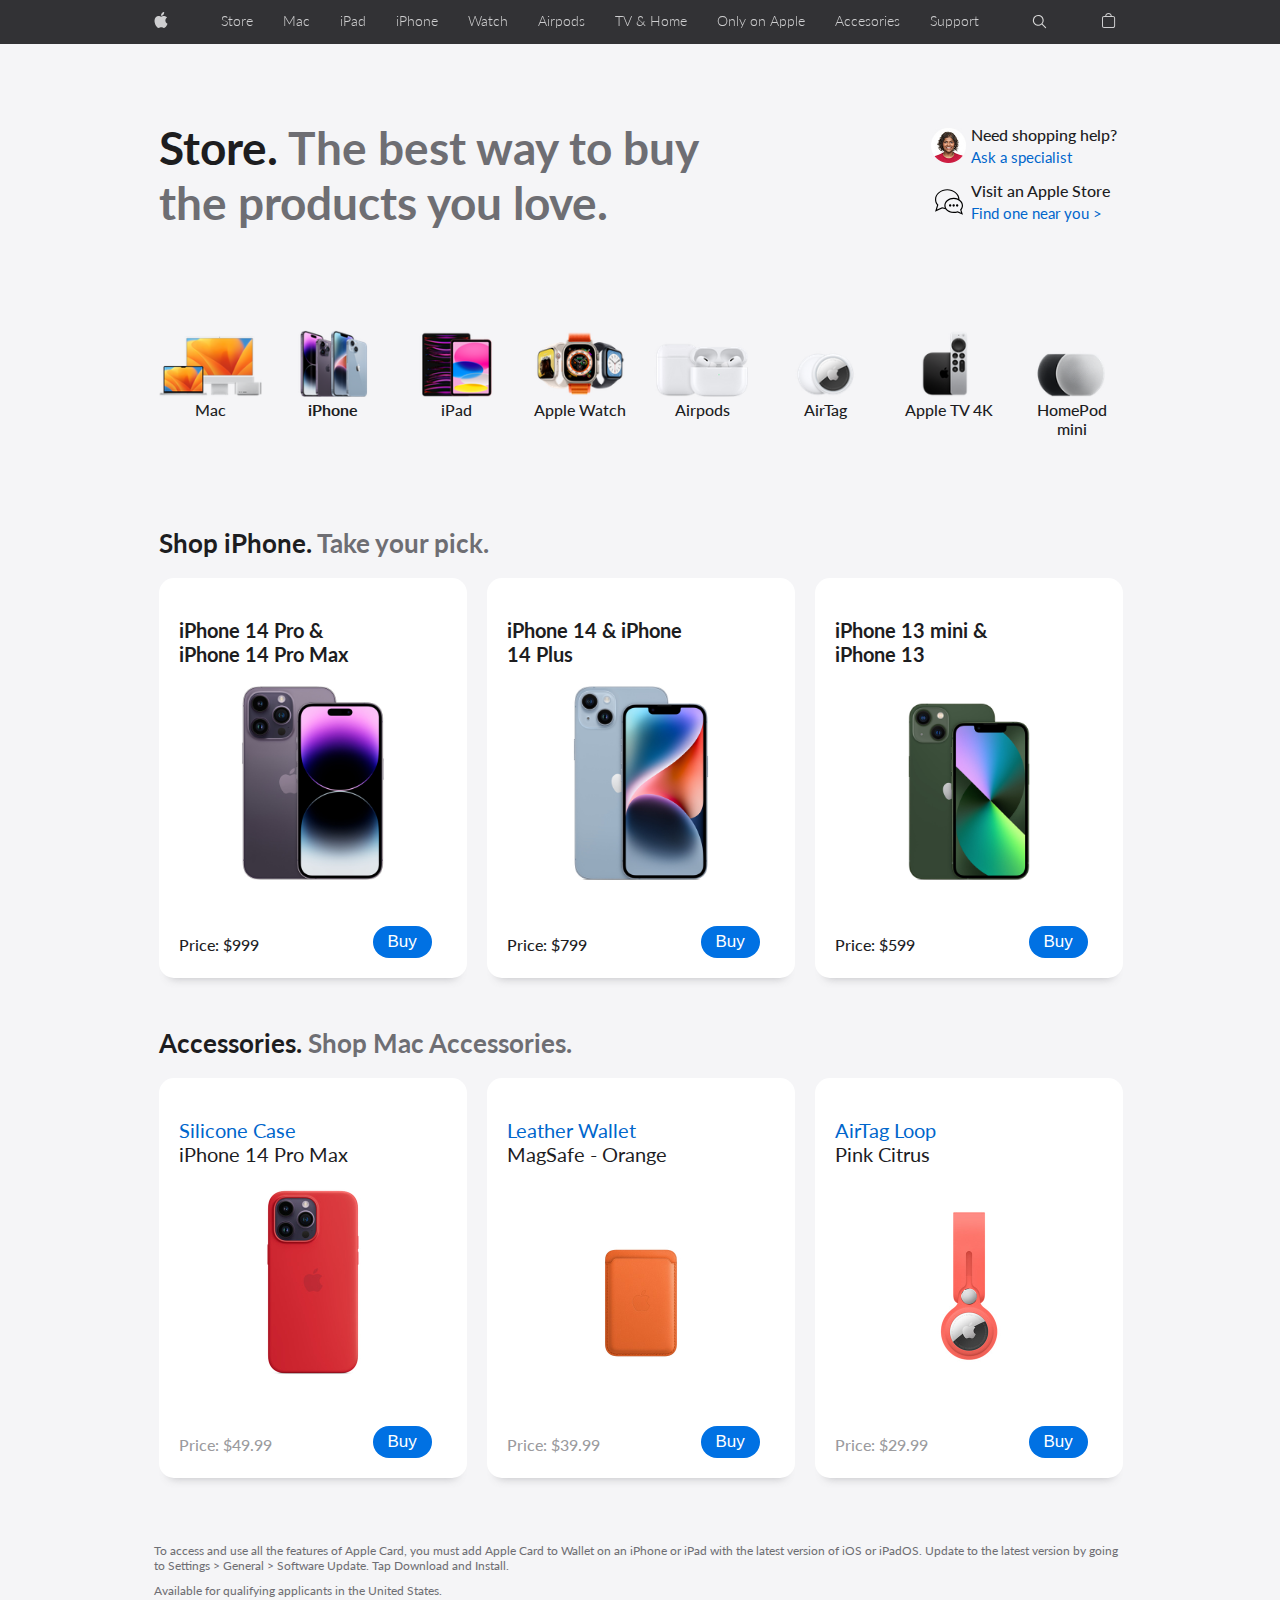
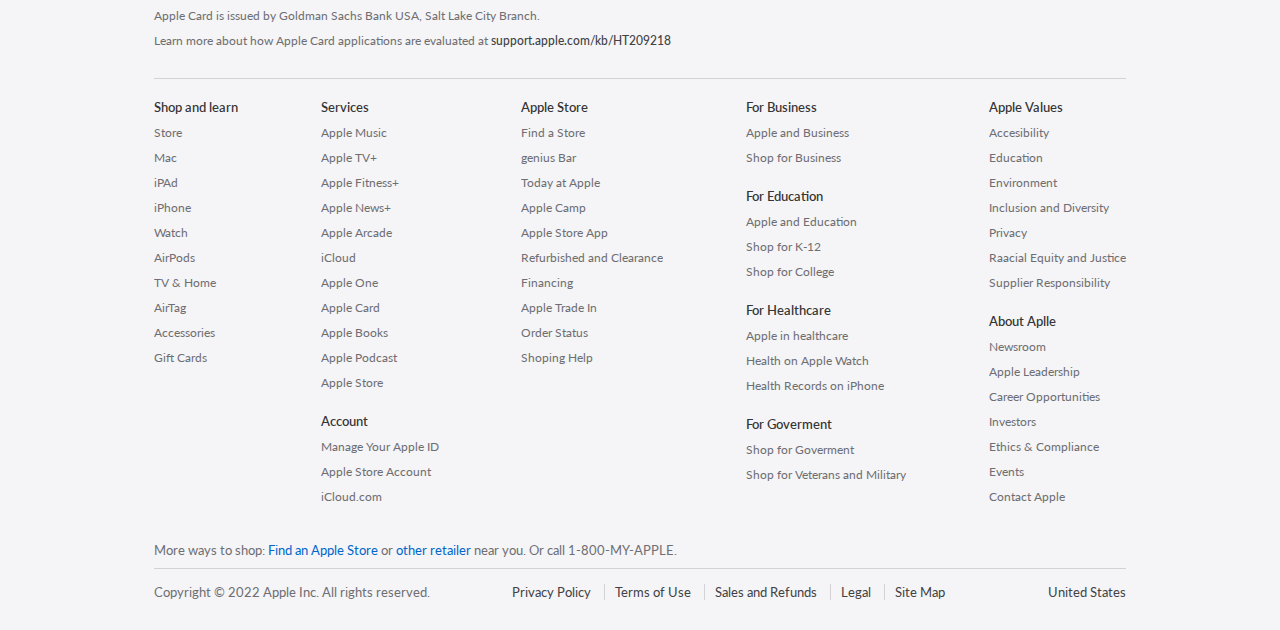
<file: APPLE-master/store.html>
<!DOCTYPE html>
<html lang="en">

<head>
    <meta charset="UTF-8">
    <meta http-equiv="X-UA-Compatible" content="IE=edge">
    <meta name="viewport" content="width=device-width, initial-scale=1.0">
    <meta name="description" content="Apple page clone, Author: Arkadius-WD">
    <title> Apple </title>
    <link rel="shortcut icon" href="#" />
    <link rel="stylesheet" href="./css/style.css">
    <script type="module" src="./js/app2.js" defer></script>
</head>

<body>

    <header class="header">
        <h1 class="visually-hidden">Apple</h1>
        <nav class="nav">
            <div class="nav-top">
                <div class="nav-top__container-one">
                    <div class="nav-top__input-search mobi-wrapper">
                        <label for="nav-top__input-form"></label>
                        <input type="text" class="nav-top__input-form" placeholder="Search apple.com">
                    </div>
                </div>
                <ul class="nav-top__container-two mobi-wrapper">
                    <li class="nav-top__item"><a href="./store.html" class="nav-top__link">Store</a></li>
                    <li class="nav-top__item"><a href="./store.html" class="nav-top__link">Mac</a></li>
                    <li class="nav-top__item"><a href="./store.html" class="nav-top__link">iPad</a></li>
                    <li class="nav-top__item"><a href="./store.html" class="nav-top__link">iPhone</a></li>
                    <li class="nav-top__item"><a href="./store.html" class="nav-top__link">Watch</a></li>
                    <li class="nav-top__item"><a href="./store.html" class="nav-top__link">Airpods</a></li>
                    <li class="nav-top__item"><a href="./store.html" class="nav-top__link">TV & Home</a></li>
                    <li class="nav-top__item"><a href="./store.html" class="nav-top__link">Only on Apple</a></li>
                    <li class="nav-top__item"><a href="./store.html" class="nav-top__link">Accesories</a></li>
                    <li class="nav-top__item"><a href="./store.html" class="nav-top__link">Support</a></li>
                </ul>
            </div>
            <div class="nav-bar wrapper">
                <div class="nav-bar__burger">
                    <div class="nav-bar__burger-bel nav-bar__burger-bel--up"></div>
                    <div class="nav-bar__burger-bel nav-bar__burger-bel--down"></div>
                </div>
                <a href="./index.html" class="nav-bar__logo">
                    <img src="./img/nav/globalnav_apple_image__b5er5ngrzxqq_large.svg" alt="logo apple image">
                </a>
                <ul class="nav-bar__list">
                    <li class="nab-bar__list-item"><a href="./store.html" class="nav-bar__list-link">Store</a></li>
                    <li class="nab-bar__list-item"><a href="./store.html" class="nav-bar__list-link">Mac</a></li>
                    <li class="nab-bar__list-item"><a href="./store.html" class="nav-bar__list-link">iPad</a></li>
                    <li class="nab-bar__list-item"><a href="./store.html" class="nav-bar__list-link">iPhone</a></li>
                    <li class="nab-bar__list-item"><a href="./store.html" class="nav-bar__list-link">Watch</a></li>
                    <li class="nab-bar__list-item"><a href="./store.html" class="nav-bar__list-link">Airpods</a></li>
                    <li class="nab-bar__list-item"><a href="./store.html" class="nav-bar__list-link">TV & Home</a></li>
                    <li class="nab-bar__list-item"><a href="./store.html" class="nav-bar__list-link">Only on Apple</a>
                    </li>
                    <li class="nab-bar__list-item"><a href="./store.html" class="nav-bar__list-link">Accesories</a></li>
                    <li class="nab-bar__list-item"><a href="./store.html" class="nav-bar__list-link">Support</a></li>
                </ul>
                <div class="nav-bar__input-search">
                    <label for="nav-bar__input-form"></label>
                    <input type="text" class="nav-bar__input-form" placeholder="Search apple.com">
                    <div class="nav-bar__input-close">
                        <img src="./img/nav/globalnav_search_close.svg" alt="close search button">
                    </div>
                </div>
                <a href="#" class="nav-bar__search">
                    <img src="./img/nav/globalnav_search_image__cbllq1gkias2_large.svg" alt="icon search image">
                </a>
                <div class="nav-bar__bag">
                    <img src="./img/nav/globalnav_bag_image__yzte50i47ciu_large.svg" alt="icon bag image">
                    <div class="nav-bar__bag-amount">0</div>
                </div>
                <div class="bag-cart">
                    <div class="bag-cart__title">
                        <h2>Shopping bag</h2>
                        <button class="bag-cart__close">
                            <img src="./img/nav/close.png" alt="button close">
                        </button>
                    </div>
                    <div class="bag-cart__content">
                    </div>
                    <p class="bag-cart__empty">Your bag is empty</p>
                    <div class="bag-cart__footer">
                        <h3>Your total : $ <span class="bag-cart__total">0</span></h3>
                        <button class="bag-cart__clear-btn">Clear cart</button>
                    </div>
                </div>
            </div>
        </nav>
    </header>

    <main class="main-store">

        <section class="head-store wrapper">
            <div class="head-store__title">
                <h2><span>Store.</span> The best way to buy the products you love.</h2>
            </div>
            <div class="head-store__help">
                <div class="head-store__help-up">
                    <h4>Need shopping help?</h4>
                    <a>Ask a specialist</a>
                </div>
                <div class="head-store__help-down">
                    <h4>Visit an Apple Store</h4>
                    <a>Find one near you ></a>
                </div>
            </div>
        </section>

        <section class="carousel-store wrapper">
            <div class="carousel-store__previous">
                <button class="carousel-store__button carousel-store__button--left" role="button"
                    aria-label="carousel-button">
                </button>
            </div>
            <div class="carousel-store__next">
                <button class="carousel-store__button carousel-store__button--right" role="button"
                    aria-label="carousel-button">
                </button>
            </div>
            <ul class="carousel-store__container">
                <li class="carousel-store__card">
                    <img src="./img/store/carousel/mac-mini.png" alt="Mac">
                    <h4>Mac</h4>
                </li>
                <li class="carousel-store__card">
                    <img src="./img/store/carousel/iPhone-mini.png" alt="iPhone">
                    <h4><strong>iPhone</strong></h4>
                </li>
                <li class="carousel-store__card">
                    <img src="./img/store/carousel/iPad-mini.png" alt="iPad">
                    <h4>iPad</h4>
                </li>
                <li class="carousel-store__card">
                    <img src="./img/store/carousel/watch-mini.png" alt="Apple Watch">
                    <h4>Apple Watch</h4>
                </li>
                <li class="carousel-store__card">
                    <img src="./img/store/carousel/airPods-mini.png" alt="Airpods">
                    <h4>Airpods</h4>
                </li>
                <li class="carousel-store__card">
                    <img src="./img/store/carousel/airTag-mini.png" alt="AirTag">
                    <h4>AirTag</h4>
                </li>
                <li class="carousel-store__card">
                    <img src="./img/store/carousel/tv4K-mini.png" alt="Apple TV 4K">
                    <h4>Apple TV 4K</h4>
                </li>
                <li class="carousel-store__card">
                    <img src="./img/store/carousel/homePod-mini.png" alt="HomePod mini">
                    <h4>HomePod mini</h4>
                </li>
                <li class="carousel-store__card">
                    <img src="./img/store/carousel/accessories-mini.png" alt="Accessories">
                    <h4>Accessories</h4>
                </li>
                <li class="carousel-store__card">
                    <img src="./img/store/carousel/giftCard-mini.png" alt="Apple Gift Card">
                    <h4>Apple Gift Card</h4>
                </li>
            </ul>
        </section>

        <section class="products">
            <div class="iPhone-store wrapper">
                <div class="iPhone-store__devices">
                    <div class="iPhone-store__title">
                        <h3><span>Shop iPhone. </span>Take your pick.</h3>
                    </div>
                    <ul class="iPhone-store__devices-cards">
                        <li class="iPhone-store__devices-card" data-id="1">
                            <div class="iPhone-store__devices-card-title">
                                <h3>iPhone 14 Pro & iPhone 14 Pro Max</h3>
                            </div>
                            <div class="iPhone-store__devices-card-img">
                                <img src="./img/store/iPhone_section/iphone-card-40-iphone14pro-202209.jpeg"
                                    alt="iPhone 14 Pro">
                            </div>
                            <div class="iPhone-store__devices-card-dots">
                            </div>
                            <div class="iPhone-store__devices-card-text">
                                <h4>Price: $999</h4>
                            </div>
                            <button class="iPhone-store__devices-card-button bag-btn">Buy</button>
                        </li>
                        <li class="iPhone-store__devices-card" data-id="2">
                            <div class="iPhone-store__devices-card-title">
                                <h3>iPhone 14 & iPhone 14 Plus</h3>
                            </div>
                            <div class="iPhone-store__devices-card-img">
                                <img src="./img/store/iPhone_section/iphone-card-40-iphone14-202209.jpeg"
                                    alt="iPhone 14">
                            </div>
                            <div class="iPhone-store__devices-card-dots">
                            </div>
                            <div class="iPhone-store__devices-card-text">
                                <h4>Price: $799</h4>
                            </div>
                            <button class="iPhone-store__devices-card-button bag-btn">Buy</button>
                        </li>
                        <li class="iPhone-store__devices-card" data-id="3">
                            <div class="iPhone-store__devices-card-title">
                                <h3>iPhone 13 mini & iPhone 13</h3>
                            </div>
                            <div class="iPhone-store__devices-card-img">
                                <img src="./img/store/iPhone_section/iphone-card-40-iphone13-202209.jpeg" alt="">
                            </div>
                            <div class="iPhone-store__devices-card-dots">
                            </div>
                            <div class="iPhone-store__devices-card-text">
                                <h4>Price: $599</h4>
                            </div>
                            <button class="iPhone-store__devices-card-button bag-btn">Buy</button>
                        </li>
                        <li class="iPhone-store__devices-card" data-id="4">
                            <div class="iPhone-store__devices-card-title">
                                <h3>iPhone SE</h3><br>
                            </div>
                            <div class="iPhone-store__devices-card-img">
                                <img src="./img/store/iPhone_section/iphone-card-40-iphonese-202203.jpeg" alt="">
                            </div>
                            <div class="iPhone-store__devices-card-dots">
                            </div>
                            <div class="iPhone-store__devices-card-text">
                                <h4>Price: $429</h4>
                            </div>
                            <button class="iPhone-store__devices-card-button bag-btn">Buy</button>
                        </li>
                        <li class="iPhone-store__devices-card" data-id="5">
                            <div class="iPhone-store__devices-card-title">
                                <h3>iPhone 12</h3><br>
                            </div>
                            <div class="iPhone-store__devices-card-img">
                                <img src="./img/store/iPhone_section/iphone-card-40-iphone12-202209.jpeg"
                                    alt="iPhone12">
                            </div>
                            <div class="iPhone-store__devices-card-dots">
                            </div>
                            <div class="iPhone-store__devices-card-text">
                                <h4>Price: $599</h4>
                            </div>
                            <button class="iPhone-store__devices-card-button bag-btn">Buy</button>
                        </li>
                    </ul>
                </div>
                <div class="iPhone-store__previous">
                    <button class="iPhone-store__button iPhone-store__button--left" role="button"
                        aria-label="iPhone-button">
                    </button>
                </div>
                <div class="iPhone-store__next">
                    <button class="iPhone-store__button iPhone-store__button--right" role="button"
                        aria-label="iPhone-button">
                    </button>
                </div>
            </div>
            <div class="acc-store wrapper">
                <div class="acc-store__accessories">
                    <div class="acc-store__accessories-title">
                        <h3><span>Accessories. </span> Shop Mac Accessories.
                        </h3>
                    </div>
                    <ul class="acc-store__accessories-cards">
                        <li class="acc-store__accessories-card" data-id="6">
                            <div class="acc-store__accessories-card-title">
                                <h3><span>Silicone Case</span> iPhone 14 Pro Max</h3>
                            </div>
                            <div class="acc-store__accessories-card-img">
                                <img src="./img/store/iPhone_section/MPTR3.jpeg" alt="Silicon Case iPhone 14 Pro">
                            </div>
                            <div class="acc-store__accessories-card-dots">
                            </div>
                            <div class="acc-store__accessories-card-text">
                                <h4>Price: $49.99</h4>
                            </div>
                            <button class="acc-store__accessories-card-button bag-btn">Buy</button>
                        </li>
                        <li class="acc-store__accessories-card" data-id="7">
                            <div class="acc-store__accessories-card-title">
                                <h3><span>Leather Wallet</span> MagSafe - Orange</h3>
                            </div>
                            <div class="acc-store__accessories-card-img">
                                <img src="./img/store/iPhone_section/MPPY3.jpeg" alt="Leather Wallet">
                            </div>
                            <div class="acc-store__accessories-card-dots">
                            </div>
                            <div class="acc-store__accessories-card-text">
                                <h4>Price: $39.99</h4>
                            </div>
                            <button class="acc-store__accessories-card-button bag-btn">Buy</button>
                        </li>
                        <li class="acc-store__accessories-card" data-id="8">
                            <div class="acc-store__accessories-card-title">
                                <h3><span>AirTag Loop</span><br> Pink Citrus</h3>
                            </div>
                            <div class="acc-store__accessories-card-img">
                                <img src="./img/store/iPhone_section/MLYY3.jpeg" alt="Silicon Case iPhone 14 Pro">
                            </div>
                            <div class="acc-store__accessories-card-dots">
                            </div>
                            <div class="acc-store__accessories-card-text">
                                <h4>Price: $29.99</h4>
                            </div>
                            <button class="acc-store__accessories-card-button bag-btn">Buy</button>
                        </li>
                        <li class="acc-store__accessories-card" data-id="9">
                            <div class="acc-store__accessories-card-title">
                                <h3><span>OtterBox Figura</span> Case for AirTag</h3>
                            </div>
                            <div class="acc-store__accessories-card-img">
                                <img src="./img/store/iPhone_section/HQ0K2.jpeg" alt="Silicon Case iPhone 14 Pro">
                            </div>
                            <div class="acc-store__accessories-card-dots">
                            </div>
                            <div class="acc-store__accessories-card-text">
                                <h4>Price: $19.99</h4>
                            </div>
                            <button class="acc-store__accessories-card-button bag-btn">Buy</button>
                        </li>
                        <li class="acc-store__accessories-card" data-id="10">
                            <div class="acc-store__accessories-card-title">
                                <h3><br> AirPods</h3>
                            </div>
                            <div class="acc-store__accessories-card-img">
                                <img src="./img/store/iPhone_section/MV7N2.jpeg" alt="AirPods">
                            </div>
                            <div class="acc-store__accessories-card-dots">
                            </div>
                            <div class="acc-store__accessories-card-text">
                                <h4>Price: $129</h4>
                            </div>
                            <button class="acc-store__accessories-card-button bag-btn">Buy</button>
                        </li>
                    </ul>
                </div>
                <div class="acc-store__previous">
                    <button class="acc-store__button acc-store__button--left" role="button" aria-label="button">
                    </button>
                </div>
                <div class="acc-store__next">
                    <button class="acc-store__button acc-store__button--right" role="button" aria-label="button">
                    </button>
                </div>
            </div>
        </section>

        <section class="state-store">
        </section>

    </main>

    <footer class="footer wrapper">
        <section class="footer__notes">
            <ul>
                <li>
                    To access and use all the features of Apple Card, you must add Apple Card to Wallet on an iPhone or
                    iPad with the latest version of iOS or iPadOS. Update to the latest version by going to Settings >
                    General > Software Update. Tap Download and Install.
                </li>

                <li><span>Available for qualifying applicants in the United&nbsp;States.</span></li>
                <li><span>Apple&nbsp;Card is issued by Goldman Sachs Bank USA, Salt Lake City Branch.</span></li>
                <li>
                    Learn more about how Apple&nbsp;Card applications are evaluated at <a
                        href="https://support.apple.com/kb/HT209218">support.apple.com/kb/HT209218</a>
                </li>
            </ul>
        </section>
        <nav class="footer__nav">
            <div class="footer__nav-column">
                <div class="footer__nav-column-section">
                    <h3 class="footer__nav-column-section-title">Shop and learn</h3>
                    <i class="footer__nav-column-section-icon">+</i>
                    <div class="footer__nav-column-section-disp">
                        <ul class="footer__nav-column-section-list">
                            <li class="footer__nav-column-section-item"><a class="footer__nav-column-section-link"
                                    href="./store.html"></a>Store</li>
                            <li class="footer__nav-column-section-item"><a class="footer__nav-column-section-link"
                                    href="./store.html"></a>Mac</li>
                            <li class="footer__nav-column-section-item"><a class="footer__nav-column-section-link"
                                    href="./store.html"></a>iPAd</li>
                            <li class="footer__nav-column-section-item"><a class="footer__nav-column-section-link"
                                    href="./store.html"></a>iPhone</li>
                            <li class="footer__nav-column-section-item"><a class="footer__nav-column-section-link"
                                    href="./store.html"></a>Watch</li>
                            <li class="footer__nav-column-section-item"><a class="footer__nav-column-section-link"
                                    href="./store.html"></a>AirPods</li>
                            <li class="footer__nav-column-section-item"><a class="footer__nav-column-section-link"
                                    href="./store.html"></a>TV & Home</li>
                            <li class="footer__nav-column-section-item"><a class="footer__nav-column-section-link"
                                    href="./store.html"></a>AirTag</li>
                            <li class="footer__nav-column-section-item"><a class="footer__nav-column-section-link"
                                    href="./store.htmls"></a>Accessories</li>
                            <li class="footer__nav-column-section-item"><a class="footer__nav-column-section-link"
                                    href="./store.html"></a>Gift Cards</li>
                        </ul>
                    </div>
                </div>
            </div>
            <div class="footer__nav-column">
                <div class="footer__nav-column-section">
                    <h3 class="footer__nav-column-section-title">Services</h3>
                    <i class="footer__nav-column-section-icon">+</i>
                    <div class="footer__nav-column-section-disp">
                        <ul class="footer__nav-column-section-list">
                            <li class="footer__nav-column-section-item"><a class="footer__nav-column-section-link"
                                    href=""></a>Apple Music</li>
                            <li class="footer__nav-column-section-item"><a class="footer__nav-column-section-link"
                                    href=""></a>Apple TV+</li>
                            <li class="footer__nav-column-section-item"><a class="footer__nav-column-section-link"
                                    href=""></a>Apple Fitness+</li>
                            <li class="footer__nav-column-section-item"><a class="footer__nav-column-section-link"
                                    href=""></a>Apple News+</li>
                            <li class="footer__nav-column-section-item"><a class="footer__nav-column-section-link"
                                    href=""></a>Apple Arcade</li>
                            <li class="footer__nav-column-section-item"><a class="footer__nav-column-section-link"
                                    href=""></a>iCloud</li>
                            <li class="footer__nav-column-section-item"><a class="footer__nav-column-section-link"
                                    href=""></a>Apple One</li>
                            <li class="footer__nav-column-section-item"><a class="footer__nav-column-section-link"
                                    href=""></a>Apple Card</li>
                            <li class="footer__nav-column-section-item"><a class="footer__nav-column-section-link"
                                    href=""></a>Apple Books</li>
                            <li class="footer__nav-column-section-item"><a class="footer__nav-column-section-link"
                                    href=""></a>Apple Podcast</li>
                            <li class="footer__nav-column-section-item"><a class="footer__nav-column-section-link"
                                    href=""></a>Apple Store</li>
                        </ul>
                    </div>
                </div>
                <div class="footer__nav-column-section">
                    <h3 class="footer__nav-column-section-title">Account</h3>
                    <i class="footer__nav-column-section-icon">+</i>
                    <div class="footer__nav-column-section-disp">
                        <ul class="footer__nav-column-section-list">
                            <li class="footer__nav-column-section-item"><a class="footer__nav-column-section-link"
                                    href=""></a>Manage Your Apple ID</li>
                            <li class="footer__nav-column-section-item"><a class="footer__nav-column-section-link"
                                    href=""></a>Apple Store Account</li>
                            <li class="footer__nav-column-section-item"><a class="footer__nav-column-section-link"
                                    href=""></a>iCloud.com</li>
                        </ul>
                    </div>
                </div>
            </div>
            <div class="footer__nav-column">
                <div class="footer__nav-column-section">
                    <h3 class="footer__nav-column-section-title">Apple Store</h3>
                    <i class="footer__nav-column-section-icon">+</i>
                    <div class="footer__nav-column-section-disp">
                        <ul class="footer__nav-column-section-list">
                            <li class="footer__nav-column-section-item"><a class="footer__nav-column-section-link"
                                    href=""></a>Find a Store</li>
                            <li class="footer__nav-column-section-item"><a class="footer__nav-column-section-link"
                                    href=""></a>genius Bar</li>
                            <li class="footer__nav-column-section-item"><a class="footer__nav-column-section-link"
                                    href=""></a>Today at Apple</li>
                            <li class="footer__nav-column-section-item"><a class="footer__nav-column-section-link"
                                    href=""></a>Apple Camp</li>
                            <li class="footer__nav-column-section-item"><a class="footer__nav-column-section-link"
                                    href=""></a>Apple Store App
                            </li>
                            <li class="footer__nav-column-section-item"><a class="footer__nav-column-section-link"
                                    href=""></a>Refurbished and
                                Clearance</li>
                            <li class="footer__nav-column-section-item"><a class="footer__nav-column-section-link"
                                    href=""></a>Financing</li>
                            <li class="footer__nav-column-section-item"><a class="footer__nav-column-section-link"
                                    href=""></a>Apple Trade In</li>
                            <li class="footer__nav-column-section-item"><a class="footer__nav-column-section-link"
                                    href=""></a>Order Status</li>
                            <li class="footer__nav-column-section-item"><a class="footer__nav-column-section-link"
                                    href=""></a>Shoping Help</li>
                        </ul>
                    </div>
                </div>
            </div>
            <div class="footer__nav-column">
                <div class="footer__nav-column-section">
                    <h3 class="footer__nav-column-section-title">For Business</h3>
                    <i class="footer__nav-column-section-icon">+</i>
                    <div class="footer__nav-column-section-disp">
                        <ul class="footer__nav-column-section-list">
                            <li class="footer__nav-column-section-item"><a class="footer__nav-column-section-link"
                                    href=""></a>Apple and Business</li>
                            <li class="footer__nav-column-section-item"><a class="footer__nav-column-section-link"
                                    href=""></a>Shop for Business</li>
                        </ul>
                    </div>
                </div>
                <div class="footer__nav-column-section">
                    <h3 class="footer__nav-column-section-title">For Education</h3>
                    <i class="footer__nav-column-section-icon">+</i>
                    <div class="footer__nav-column-section-disp">
                        <ul class="footer__nav-column-section-list">
                            <li class="footer__nav-column-section-item"><a class="footer__nav-column-section-link"
                                    href=""></a>Apple and Education</li>
                            <li class="footer__nav-column-section-item"><a class="footer__nav-column-section-link"
                                    href=""></a>Shop for K-12</li>
                            <li class="footer__nav-column-section-item"><a class="footer__nav-column-section-link"
                                    href=""></a>Shop for College</li>
                        </ul>
                    </div>
                </div>
                <div class="footer__nav-column-section">
                    <h3 class="footer__nav-column-section-title">For Healthcare</h3>
                    <i class="footer__nav-column-section-icon">+</i>
                    <div class="footer__nav-column-section-disp">
                        <ul class="footer__nav-column-section-list">
                            <li class="footer__nav-column-section-item"><a class="footer__nav-column-section-link"
                                    href=""></a>Apple in healthcare</li>
                            <li class="footer__nav-column-section-item"><a class="footer__nav-column-section-link"
                                    href=""></a>Health on Apple Watch</li>
                            <li class="footer__nav-column-section-item"><a class="footer__nav-column-section-link"
                                    href=""></a>Health Records on iPhone
                            </li>
                        </ul>
                    </div>
                </div>
                <div class="footer__nav-column-section">
                    <h3 class="footer__nav-column-section-title">For Goverment</h3>
                    <i class="footer__nav-column-section-icon">+</i>
                    <div class="footer__nav-column-section-disp">
                        <ul class="footer__nav-column-section-list">
                            <li class="footer__nav-column-section-item"><a class="footer__nav-column-section-link"
                                    href=""></a>Shop for Goverment</li>
                            <li class="footer__nav-column-section-item"><a class="footer__nav-column-section-link"
                                    href=""></a>Shop for
                                Veterans and Military</li>
                        </ul>
                    </div>
                </div>
            </div>
            <div class="footer__nav-column">
                <div class="footer__nav-column-section">
                    <h3 class="footer__nav-column-section-title">Apple Values</h3>
                    <i class="footer__nav-column-section-icon">+</i>
                    <div class="footer__nav-column-section-disp">
                        <ul class="footer__nav-column-section-list">
                            <li class="footer__nav-column-section-item"><a class="footer__nav-column-section-link"
                                    href=""></a>Accesibility</li>
                            <li class="footer__nav-column-section-item"><a class="footer__nav-column-section-link"
                                    href=""></a>Education</li>
                            <li class="footer__nav-column-section-item"><a class="footer__nav-column-section-link"
                                    href=""></a>Environment</li>
                            <li class="footer__nav-column-section-item"><a class="footer__nav-column-section-link"
                                    href=""></a>Inclusion and Diversity</li>
                            <li class="footer__nav-column-section-item"><a class="footer__nav-column-section-link"
                                    href=""></a>Privacy</li>
                            <li class="footer__nav-column-section-item"><a class="footer__nav-column-section-link"
                                    href=""></a>Raacial Equity
                                and Justice</li>
                            <li class="footer__nav-column-section-item"><a class="footer__nav-column-section-link"
                                    href=""></a>Supplier Responsibility
                            </li>
                        </ul>
                    </div>
                </div>
                <div class="footer__nav-column-section ">
                    <h3 class="footer__nav-column-section-title">About Aplle</h3>
                    <i class="footer__nav-column-section-icon">+</i>
                    <div class="footer__nav-column-section-disp">
                        <ul class="footer__nav-column-section-list">
                            <li class="footer__nav-column-section-item"><a class="footer__nav-column-section-link"
                                    href=""></a>Newsroom</li>
                            <li class="footer__nav-column-section-item"><a class="footer__nav-column-section-link"
                                    href=""></a>Apple Leadership</li>
                            <li class="footer__nav-column-section-item"><a class="footer__nav-column-section-link"
                                    href=""></a>Career Opportunities</li>
                            <li class="footer__nav-column-section-item"><a class="footer__nav-column-section-link"
                                    href=""></a>Investors</li>
                            <li class="footer__nav-column-section-item"><a class="footer__nav-column-section-link"
                                    href=""></a>Ethics & Compliance</li>
                            <li class="footer__nav-column-section-item"><a class="footer__nav-column-section-link"
                                    href=""></a>Events</li>
                            <li class="footer__nav-column-section-item"><a class="footer__nav-column-section-link"
                                    href=""></a>Contact Apple</li>
                        </ul>
                    </div>
                </div>
            </div>
        </nav>
        <section class="footer__contact">
            <div class="footer__contact-shop">
                More ways to shop: <a href="https://www.apple.com/retail/"> Find an Apple Store </a>
                or <a href="https://locate.apple.com/"> other retailer </a> near you. <span
                    class="footer__contact-shop-span"> Or call
                    1-800-MY-APPLE. </span>
            </div>
            <div class="footer__contact-disp">
                <div class="footer__contact-locale">
                    <a class="footer__contact-locale-link" href="https://www.apple.com/choose-country-region/"> United
                        States </a>
                </div>
                <div class="footer__contact-copyright"> Copyright © 2022 Apple Inc. All rights reserved.
                </div>
                <div class="footer__contact-legal">
                    <a class="footer__contact-legal-link" href="https://www.apple.com/legal/privacy/"> Privacy Policy
                    </a>
                    <a class="footer__contact-legal-link"
                        href="https://www.apple.com/legal/internet-services/terms/site.html"> Terms of Use </a>
                    <a class="footer__contact-legal-link" href="https://www.apple.com/shop/browse/open/salespolicies">
                        Sales
                        and Refunds </a>
                    <a class="footer__contact-legal-link" href="https://www.apple.com/legal/"> Legal </a>
                    <a class="footer__contact-legal-link" href="https://www.apple.com/sitemap/"> Site Map </a>
                </div>
            </div>
        </section>
    </footer>

</body>

</html>
</file>
<file: 1-pobierz-dane-programisty-jquery-GitPages/style.css>
html {
  height: 100%;
  width: 100%;
}
</file>
<file: APPLE-master/css/style.css>
@import url("https://fonts.googleapis.com/css2?family=Lato:wght@300;400;500;700&display=swap");
*,
*::before,
*::after {
  -webkit-box-sizing: border-box;
          box-sizing: border-box;
  margin: 0;
  padding: 0;
}

html {
  font-size: 62.5%;
  scroll-behavior: smooth;
}

body {
  min-width: 34rem;
  font-size: 1.6rem;
  font-weight: 300;
  font-family: "Lato", sans-serif;
  font-style: normal;
  background-color: #f5f5f7;
  color: #1d1d1f;
}

a {
  text-decoration: none;
  color: #f5f5f7;
  cursor: pointer;
}

ul {
  list-style-type: none;
  margin: 0;
  padding: 0;
}

button {
  cursor: pointer;
}

.wrapper,
.mobi-wrapper {
  margin: 0 auto;
  width: 100%;
  min-width: 30rem;
}

.wrapper {
  max-width: 100.24rem;
}

.mobi-wrapper {
  max-width: 60rem;
}

.visually-hidden {
  position: absolute;
  clip: rect(1px, 1px, 1px, 1px);
  -webkit-clip-path: inset(0px 0px 99.9% 99.9%);
          clip-path: inset(0px 0px 99.9% 99.9%);
  overflow: hidden;
  height: 1px;
  width: 1px;
  padding: 0;
  border: 0;
}

.main {
  background-color: #fff;
}

.heroes > *,
.promos > * {
  position: relative;
  display: -webkit-box;
  display: -ms-flexbox;
  display: flex;
  -webkit-box-orient: vertical;
  -webkit-box-direction: normal;
      -ms-flex-direction: column;
          flex-direction: column;
  -webkit-box-align: center;
      -ms-flex-align: center;
          align-items: center;
  text-align: center;
}

.text-title,
.text-M-title {
  margin-bottom: 0.5rem;
  font-size: 3rem;
  font-weight: 700;
}

.text-content,
.text-M-content {
  margin-bottom: 1.2rem;
  font-size: 1.8rem;
  font-weight: 400;
}

.text-link,
.text-M-link {
  padding: 1.5rem;
  font-size: 1.8rem;
  font-weight: 400;
  color: #0066cc;
}

.text-white {
  color: #f5f5f7;
}

.text-link:hover,
.text-M-link:hover {
  text-decoration: underline;
}

.header {
  position: relative;
}

.nav {
  position: fixed;
  top: 0;
  height: 4.4rem;
  width: 100%;
  background-color: rgba(29, 29, 31, 0.9);
  z-index: 5;
}
.nav img {
  height: 100%;
  width: 100%;
}

.nav-top {
  position: absolute;
  display: -webkit-box;
  display: -ms-flexbox;
  display: flex;
  -webkit-box-align: start;
      -ms-flex-align: start;
          align-items: flex-start;
  -webkit-box-orient: vertical;
  -webkit-box-direction: normal;
      -ms-flex-direction: column;
          flex-direction: column;
  -webkit-transform: translateY(-100%);
          transform: translateY(-100%);
  left: 0;
  right: 0;
  height: 100vh;
  background-color: #000000;
  -webkit-transition: -webkit-transform 0.7s;
  transition: -webkit-transform 0.7s;
  transition: transform 0.7s;
  transition: transform 0.7s, -webkit-transform 0.7s;
}
.nav-top__container-one {
  padding: 4.5rem 1.5rem 1.5rem 1.5rem;
  width: 100%;
  border-bottom: 1.5px solid rgba(110, 110, 115, 0.4392156863);
}
.nav-top__input-form {
  display: block;
  width: 100%;
  height: 4rem;
  border-radius: 1rem;
  border: none;
  background-image: url("../img/nav/globalnav_search_image__grey.svg");
  background-position: 1.5rem 1.4rem;
  background-repeat: no-repeat;
  padding-left: 40px;
  background-color: #1d1d1f;
  font-family: "Lato", sans-serif;
  font-size: 1.7rem;
  font-weight: 300;
}
.nav-top__input-form::-webkit-input-placeholder {
  color: #f5f5f7;
  opacity: 0.3;
}
.nav-top__input-form::-moz-placeholder {
  color: #f5f5f7;
  opacity: 0.3;
}
.nav-top__input-form:-ms-input-placeholder {
  color: #f5f5f7;
  opacity: 0.3;
}
.nav-top__input-form::-ms-input-placeholder {
  color: #f5f5f7;
  opacity: 0.3;
}
.nav-top__input-form::placeholder {
  color: #f5f5f7;
  opacity: 0.3;
}
.nav-top__input-form:focus {
  color: #f5f5f7;
}
.nav-top__container-two {
  display: -webkit-box;
  display: -ms-flexbox;
  display: flex;
  -webkit-box-align: start;
      -ms-flex-align: start;
          align-items: flex-start;
  -webkit-box-orient: vertical;
  -webkit-box-direction: normal;
      -ms-flex-direction: column;
          flex-direction: column;
  padding: 0 3.5rem;
  width: 100%;
}
.nav-top__item {
  width: 100%;
  border-bottom: 1.5px solid rgba(110, 110, 115, 0.4392156863);
}
.nav-top__item:last-child {
  border-bottom: none;
}
.nav-top__link {
  display: block;
  padding: 1.3rem 0;
  color: rgba(245, 245, 247, 0.8);
}

.nav-bar {
  position: relative;
  display: -webkit-box;
  display: -ms-flexbox;
  display: flex;
  -webkit-box-pack: justify;
      -ms-flex-pack: justify;
          justify-content: space-between;
  -webkit-box-align: center;
      -ms-flex-align: center;
          align-items: center;
  height: 4.4rem;
  z-index: 5;
}
.nav-bar__input-search {
  position: relative;
}
.nav-bar__input-form {
  display: block;
  width: 100%;
  min-width: 70rem;
  height: 2.7rem;
  border-radius: 1.5rem;
  border: none;
  background-image: url("../img/nav/globalnav_search_image__grey.svg");
  background-position: 1.5rem 1.4rem;
  background-repeat: no-repeat;
  padding-left: 40px;
  background-color: #1d1d1f;
  font-family: "Lato", sans-serif;
  font-size: 1.6rem;
  font-weight: 300;
}
.nav-bar__input-form::-webkit-input-placeholder {
  color: #f5f5f7;
  border: none;
  opacity: 0.3;
}
.nav-bar__input-form::-moz-placeholder {
  color: #f5f5f7;
  border: none;
  opacity: 0.3;
}
.nav-bar__input-form:-ms-input-placeholder {
  color: #f5f5f7;
  border: none;
  opacity: 0.3;
}
.nav-bar__input-form::-ms-input-placeholder {
  color: #f5f5f7;
  border: none;
  opacity: 0.3;
}
.nav-bar__input-form::placeholder {
  color: #f5f5f7;
  border: none;
  opacity: 0.3;
}
.nav-bar__input-form:focus {
  color: #f5f5f7;
  border: none;
}
.nav-bar__input-close {
  position: absolute;
  top: 0;
  right: 1rem;
  width: 2.7rem;
  height: 2.7rem;
  cursor: pointer;
}
.nav-bar__input-close img {
  -webkit-filter: invert(45%) sepia(6%) saturate(284%) hue-rotate(202deg) brightness(92%) contrast(87%);
          filter: invert(45%) sepia(6%) saturate(284%) hue-rotate(202deg) brightness(92%) contrast(87%);
}
.nav-bar__burger, .nav-bar__logo, .nav-bar__search, .nav-bar__bag {
  display: -webkit-box;
  display: -ms-flexbox;
  display: flex;
  -webkit-box-pack: center;
      -ms-flex-pack: center;
          justify-content: center;
  -webkit-box-align: center;
      -ms-flex-align: center;
          align-items: center;
  height: 4.4rem;
  width: 4.4rem;
  opacity: 0.8;
}
.nav-bar__input-search {
  display: none;
}
.nav-bar__bag {
  position: relative;
  margin-right: 1rem;
  -webkit-transition: opacity 0.3s;
  transition: opacity 0.3s;
  cursor: pointer;
}
.nav-bar__bag-amount {
  position: absolute;
  top: 0.5rem;
  left: 2.5rem;
  padding: 0.1rem 0.6rem;
  background-color: #0066cc;
  font-size: 1.3rem;
  color: #f5f5f7;
  text-align: center;
  border-radius: 0.5rem;
}
.nav-bar__search {
  display: none;
}
.nav-bar__list {
  display: none;
  margin-bottom: 0.3rem;
}
.nav-bar__burger {
  display: -webkit-box;
  display: -ms-flexbox;
  display: flex;
  -webkit-box-pack: center;
      -ms-flex-pack: center;
          justify-content: center;
  -webkit-box-align: center;
      -ms-flex-align: center;
          align-items: center;
  -webkit-box-orient: vertical;
  -webkit-box-direction: normal;
      -ms-flex-direction: column;
          flex-direction: column;
  cursor: pointer;
}
.nav-bar__burger-bel {
  margin: 0.3rem;
  height: 0.1rem;
  width: 2rem;
  background-color: #f5f5f7;
  -webkit-transition: -webkit-transform 0.3s;
  transition: -webkit-transform 0.3s;
  transition: transform 0.3s;
  transition: transform 0.3s, -webkit-transform 0.3s;
}

.click-btn .nav-bar__burger-bel--up {
  -webkit-transform: rotate(-45deg) translateX(-5px);
          transform: rotate(-45deg) translateX(-5px);
}
.click-btn .nav-bar__burger-bel--down {
  -webkit-transform: rotate(45deg) translateX(-5px);
          transform: rotate(45deg) translateX(-5px);
}

.nav-hidden {
  -webkit-transform: translateY(0);
          transform: translateY(0);
}

.bag-hidden {
  -webkit-transform: scale(0);
          transform: scale(0);
}

.nav-item-animation {
  -webkit-animation: navItemAnimation 1s both;
          animation: navItemAnimation 1s both;
}

.heroes {
  display: grid;
  grid-template-rows: 55rem 50rem 50rem;
  gap: 1.2rem;
}

.hero-picture {
  background-size: 74rem;
  background-position: center bottom;
  background-repeat: no-repeat;
  width: 100%;
  height: 100%;
}

.iPad-hero {
  background-color: #f5f5f7;
}
.iPad-hero__text {
  position: absolute;
  top: 8rem;
}
.iPad-hero__picture {
  background-image: url("../img/hero/hero_ipad__rh99l6c3yuyy_small.jpg");
}

.iPhone-hero {
  background-color: #f5f5f7;
}
.iPhone-hero__text {
  position: absolute;
  top: 3.5rem;
}
.iPhone-hero__picture {
  background-image: url("../img/hero/hero_iphone14__fjmsqstr1ceq_small.jpg");
}

.endframe-hero {
  background-color: #010127;
}
.endframe-hero .text-title,
.endframe-hero .text-content {
  color: #f5f5f7;
}
.endframe-hero__text {
  position: absolute;
  bottom: 5rem;
  max-width: 30rem;
}
.endframe-hero__picture {
  background-image: url("../img/hero/hero_endframe__8xosbwdvpaqe_small.jpg");
}

.promos {
  display: grid;
  grid-template-columns: 1fr;
  grid-template-rows: repeat(6, 50rem);
  gap: 1.2rem;
  margin-top: 1.2rem;
  margin-bottom: 1.2rem;
}

.promo-picture {
  background-size: 75rem;
  background-position: center bottom;
  background-repeat: no-repeat;
  width: 100%;
  height: 100%;
}

.promo-text {
  position: absolute;
  top: 3rem;
}

.promo-text-logo {
  background-position: center;
  background-repeat: no-repeat;
  height: 3rem;
}

.iPhone-promo__picture {
  background-image: url("../img/promo/promo_iphone14pro__4n4twj56fzmu_small.jpg");
}

.tv-promo__picture {
  background-image: url("../img/promo/promo_tv4k_avail__e17d9isb0vwy_small.jpg");
}
.tv-promo__text {
  max-width: 25rem;
}
.tv-promo__text-title {
  background-image: url("../img/promo/promo_tv4k_logo__5m5umvk10duu_small.png");
}

.iPad-promo__picture {
  background-image: url("../img/promo/promo_ipadpro__ch217v9v7no2_small.jpg");
}
.iPad-promo__text-content {
  position: relative;
}
.iPad-promo__text-content::before {
  content: "";
  position: absolute;
  top: -0.3rem;
  right: -0.5rem;
  height: 4rem;
  width: 4rem;
  background-repeat: no-repeat;
  background-image: url("../img/promo/promo_m2_chip__enw2kz91lsuq_small.png");
}

.watchU-promo__picture {
  background-image: url("../img/promo/promo_apple_watch_ultra__gnsqulvdc4a6_small.jpg");
}
.watchU-promo__text-title {
  height: 5rem;
  background-image: url("../img/promo/promo_logo_apple_watch_ultra__ebzaahharnue_small.png");
}

.watch8-promo__picture {
  background-image: url("../img/promo/promo_apple_watch_series_8__ch7rexplmihe_small.jpg");
}
.watch8-promo__text-title {
  height: 5rem;
  background-image: url("../img/promo/promo_logo_apple_watch_series_8__ee6riplsucuq_small.png");
}

.fit-promo__picture {
  background-image: url("../img/promo/promo_applefitnessplus_taylorswift__liig90blwtuu_small.jpg");
}
.fit-promo__text-title {
  background-image: url("../img/promo/applefitness_logo_promo__gnq1diylj3qm_small.png");
}
.fit-promo__text-content {
  max-width: 27rem;
}
.fit-promo sup {
  font-size: 1rem;
}

.slider {
  position: relative;
  height: 54rem;
  width: 100%;
  overflow: hidden;
}
.slider__track-container {
  display: -webkit-box;
  display: -ms-flexbox;
  display: flex;
  margin: 0 auto;
  width: 28.2rem;
  height: 50rem;
  position: relative;
}
.slider__slides {
  display: -webkit-box;
  display: -ms-flexbox;
  display: flex;
  height: 100%;
}
.slider__slide {
  min-width: 28.2rem;
  height: 100%;
  padding: 0 0.6rem;
  opacity: 0.2;
  -webkit-transition: opacity 1s;
  transition: opacity 1s;
}
.slider__slide-link {
  display: -webkit-box;
  display: -ms-flexbox;
  display: flex;
  -webkit-box-orient: vertical;
  -webkit-box-direction: normal;
      -ms-flex-direction: column;
          flex-direction: column;
  -webkit-box-pack: center;
      -ms-flex-pack: center;
          justify-content: center;
  -webkit-box-align: center;
      -ms-flex-align: center;
          align-items: center;
  width: 100%;
  height: 100%;
  -o-object-fit: cover;
     object-fit: cover;
  background-repeat: no-repeat;
}
.slider__slide-link--1 {
  background-image: url("../img/slider/1-slide-small-selena.jpg");
}
.slider__slide-link--1 .slider__slide-info-top-title {
  background-image: url("..//..//img/slider/1-selena-548x133.png");
}
.slider__slide-link--2 {
  background-image: url("../img/slider/2-slide-small-quest.jpg");
}
.slider__slide-link--2 .slider__slide-info-top-title {
  background-image: url("..//..//img/slider/2-quest-548x94.png");
}
.slider__slide-link--3 {
  background-image: url("../img/slider/3-slide-small-believe.jpg");
}
.slider__slide-link--3 .slider__slide-info-top-title {
  background-image: url("..//..//img/slider/3-believe-548x79.png");
}
.slider__slide-link--4 {
  background-image: url("../img/slider/4-slide-small-see.jpg");
}
.slider__slide-link--4 .slider__slide-info-top-title {
  background-image: url("..//..//img/slider/4-see-548x269.png");
}
.slider__slide-link--5 {
  background-image: url("../img/slider/5-slide-small-causeway.jpg");
}
.slider__slide-link--5 .slider__slide-info-top-title {
  background-image: url("..//..//img/slider/5-causeway-548x96.png");
}
.slider__slide-link--6 {
  background-image: url("../img/slider/6-slide-small-shantaram.jpg");
}
.slider__slide-link--6 .slider__slide-info-top-title {
  background-image: url("..//..//img/slider/6-shantaram-548x126.png");
}
.slider__slide-link--7 {
  background-image: url("../img/slider/7-slide-small-morning.jpg");
}
.slider__slide-link--7 .slider__slide-info-top-title {
  background-image: url("..//..//img/slider/7-morning-548x165.png");
}
.slider__slide-link--8 {
  background-image: url("../img/slider/8-slide-small-sisters.jpg");
}
.slider__slide-link--8 .slider__slide-info-top-title {
  background-image: url("..//..//img/slider/8-sisters-548x90.png");
}
.slider__slide-link--9 {
  background-image: url("../img/slider/9-slide-small-acapulco.jpg");
}
.slider__slide-link--9 .slider__slide-info-top-title {
  background-image: url("..//..//img/slider/9-acapulco-548x118.png");
}
.slider__slide--active {
  opacity: 1;
}
.slider__slide--active .slider__slide-info-bottom {
  -webkit-transition: opacity 1s, -webkit-transform 1s;
  transition: opacity 1s, -webkit-transform 1s;
  transition: transform 1s, opacity 1s;
  transition: transform 1s, opacity 1s, -webkit-transform 1s;
  -webkit-transform: translateY(0);
          transform: translateY(0);
  opacity: 1;
}
.slider__slide-info-top {
  display: -webkit-box;
  display: -ms-flexbox;
  display: flex;
  -webkit-box-orient: vertical;
  -webkit-box-direction: normal;
      -ms-flex-direction: column;
          flex-direction: column;
  -webkit-box-align: center;
      -ms-flex-align: center;
          align-items: center;
  width: 100%;
  height: 15rem;
}
.slider__slide-info-top-icon {
  height: 3.3rem;
  width: 6.8rem;
  margin-top: 1.5rem;
  -o-object-fit: cover;
     object-fit: cover;
  background-repeat: no-repeat;
  background-image: url("..//img/slider/logo_hero_light__d7t8cya4x26a_small.png");
}
.slider__slide-info-top-title {
  width: 22rem;
  height: 5.4rem;
  margin-top: 0.5rem;
  background-size: contain;
  background-position: center;
  background-repeat: no-repeat;
}
.slider__slide-info-bottom {
  position: relative;
  display: -webkit-box;
  display: -ms-flexbox;
  display: flex;
  -webkit-box-orient: vertical;
  -webkit-box-direction: normal;
      -ms-flex-direction: column;
          flex-direction: column;
  -webkit-box-pack: end;
      -ms-flex-pack: end;
          justify-content: flex-end;
  -webkit-box-align: center;
      -ms-flex-align: center;
          align-items: center;
  width: 100%;
  height: 35rem;
  padding: 1rem;
  margin-bottom: 1.7rem;
  text-shadow: 2px 2px 3px rgb(66, 68, 90);
  -webkit-transform: translateY(15rem);
          transform: translateY(15rem);
  opacity: 0;
}
.slider__slide-info-bottom-text {
  padding: 0.3rem;
  font-size: 1.6rem;
  font-weight: 500;
  text-align: center;
}
.slider__slide-button button {
  position: relative;
  background-color: #f5f5f7;
  font-family: "Lato", sans-serif;
  font-size: 1.5rem;
  font-weight: 700;
  margin-top: 1.3rem;
  padding: 1.3rem 5rem 1.5rem 2rem;
  border: none;
  border-radius: 2.5rem;
}
.slider__slide-button ::before {
  position: absolute;
  display: inline-block;
  top: 1.4rem;
  right: 2.2rem;
  content: "";
  width: 1.7rem;
  height: 1.7rem;
  background-size: contain;
  background-repeat: no-repeat;
  background-image: url("..//img/buttons/black-play.svg");
}
.slider__nav {
  position: relative;
  display: -webkit-box;
  display: -ms-flexbox;
  display: flex;
  -webkit-box-pack: center;
      -ms-flex-pack: center;
          justify-content: center;
  -webkit-box-align: center;
      -ms-flex-align: center;
          align-items: center;
  height: 4rem;
  width: 100%;
  background-color: #fff;
}
.slider__nav-dots-contaner {
  display: -webkit-box;
  display: -ms-flexbox;
  display: flex;
  -webkit-box-pack: center;
      -ms-flex-pack: center;
          justify-content: center;
  -webkit-box-align: center;
      -ms-flex-align: center;
          align-items: center;
}
.slider__nav-dot {
  width: 0.8rem;
  height: 0.8rem;
  margin: 0 0.7rem;
  border: none;
  border-radius: 50%;
  background-color: #1d1d1f;
  opacity: 0.2;
}
.slider__nav-dot--active {
  opacity: 0.8;
}
.slider__auto-play, .slider__stop-play {
  position: absolute;
  right: 2rem;
  width: 2rem;
  height: 2rem;
  border: none;
  background-color: inherit;
  background-size: contain;
}
.slider__auto-play {
  background-image: url("../img/buttons/play-button.png");
}
.slider__stop-play {
  background-image: url("../img/buttons/pause-button.png");
}
.slider__previous, .slider__next {
  position: absolute;
  top: 0;
  bottom: 0;
  cursor: pointer;
}
.slider__previous {
  left: 0rem;
  right: calc(50% + 146px);
}
.slider__next {
  right: 0rem;
  left: calc(50% + 146px);
}
.slider__button {
  position: absolute;
  top: calc(50% - 40px);
  width: 4rem;
  height: 4rem;
  border: none;
  background-color: transparent;
  background-size: contain;
  opacity: 0.7;
}
.slider__button--left {
  background-image: url("../img/buttons/left.png");
  left: calc(40% - 15px);
}
.slider__button--right {
  background-image: url("../img/buttons/right.png");
  right: calc(40% - 15px);
}

.active-dot {
  opacity: 0.8;
}

@-webkit-keyframes navItemAnimation {
  from {
    opacity: 0;
  }
  to {
    opacity: 1;
  }
}

@keyframes navItemAnimation {
  from {
    opacity: 0;
  }
  to {
    opacity: 1;
  }
}
@-webkit-keyframes footAnimation {
  from {
    -webkit-transform: translateY(-100%);
            transform: translateY(-100%);
  }
  to {
    -webkit-transform: translateY(0);
            transform: translateY(0);
  }
}
@keyframes footAnimation {
  from {
    -webkit-transform: translateY(-100%);
            transform: translateY(-100%);
  }
  to {
    -webkit-transform: translateY(0);
            transform: translateY(0);
  }
}
@-webkit-keyframes scale-up-tr {
  0% {
    -webkit-transform: scale(0);
            transform: scale(0);
    -webkit-transform-origin: 100% 0;
            transform-origin: 100% 0;
  }
  100% {
    -webkit-transform: scale(1);
            transform: scale(1);
    -webkit-transform-origin: 100% 0;
            transform-origin: 100% 0;
  }
}
@keyframes scale-up-tr {
  0% {
    -webkit-transform: scale(0);
            transform: scale(0);
    -webkit-transform-origin: 100% 0;
            transform-origin: 100% 0;
  }
  100% {
    -webkit-transform: scale(1);
            transform: scale(1);
    -webkit-transform-origin: 100% 0;
            transform-origin: 100% 0;
  }
}
.footer {
  padding: 1.5rem;
  background-color: #f5f5f7;
  color: #6e6e73;
  font-size: 1.2rem;
  font-weight: 400;
}
.footer__notes-bold {
  font-weight: 700;
}
.footer__notes a {
  font-family: "Lato", sans-serif;
  font-weight: 500;
  color: #424245;
}
.footer__notes li {
  padding-bottom: 1rem;
}
.footer__nav {
  display: -webkit-box;
  display: -ms-flexbox;
  display: flex;
  -webkit-box-orient: vertical;
  -webkit-box-direction: normal;
      -ms-flex-direction: column;
          flex-direction: column;
  width: 100%;
  margin-top: 2rem;
  padding-top: 2rem;
  border-top: 1px solid #d2d2d7;
}
.footer__nav-column-section {
  position: relative;
  cursor: pointer;
}
.footer__nav-column-section:hover > .footer__nav-column-section-title, .footer__nav-column-section:hover > .footer__nav-column-section-icon {
  color: #000000;
}
.footer__nav-column-section-title {
  font-weight: 400;
  padding: 1rem 0;
  font-size: 1.3rem;
  border-bottom: 1px solid #d2d2d7;
}
.footer__nav-column-section-icon {
  position: absolute;
  top: 1rem;
  right: 2rem;
  font-style: normal;
  font-size: 1.6rem;
  -webkit-transition: -webkit-transform 0.5s, -webkit-transform-origin 0.5s;
  transition: -webkit-transform 0.5s, -webkit-transform-origin 0.5s;
  transition: transform 0.5s, transform-origin 0.5s;
  transition: transform 0.5s, transform-origin 0.5s, -webkit-transform 0.5s, -webkit-transform-origin 0.5s;
}
.footer__nav-column-section-disp {
  display: none;
  padding-bottom: 1.3rem;
  overflow: hidden;
}
.footer__nav-column-section-item {
  position: relative;
  margin: 1rem 0;
  padding: 0.2rem 1rem;
}
.footer__nav-column-section-item:hover {
  text-decoration: underline;
}
.footer__nav-column-section-link {
  position: absolute;
  width: 100%;
  height: 100%;
  padding: 1rem;
}
.footer__nav-column-section--active .footer__nav-column-section-title {
  border-bottom: none;
  color: #000000;
}
.footer__nav-column-section--active .footer__nav-column-section-disp {
  display: block;
  border-bottom: 1px solid #d2d2d7;
  color: rgba(0, 0, 0, 0.8);
}
.footer__nav-column-section--active .footer__nav-column-section-list {
  -webkit-animation: footAnimation 1s;
          animation: footAnimation 1s;
}
.footer__nav-column-section--active .footer__nav-column-section-icon {
  -webkit-transform-origin: center;
          transform-origin: center;
  -webkit-transform: rotate(45deg);
          transform: rotate(45deg);
  color: #000000;
}
.footer__contact {
  font-size: 1.3rem;
}
.footer__contact a {
  color: #424245;
}
.footer__contact a:hover {
  text-decoration: underline;
}
.footer__contact-shop {
  padding-top: 1.5rem;
}
.footer__contact-shop a {
  color: #06c;
}
.footer__contact-locale {
  padding: 1.5rem 0;
}
.footer__contact-copyright {
  padding-bottom: 0.7rem;
}
.footer__contact-legal {
  padding-bottom: 1.5rem;
}
.footer__contact-legal-link {
  margin-right: 1rem;
  padding-right: 1rem;
  border-right: 1px solid #d2d2d7;
}
.footer__contact-legal-link:last-child {
  border-right: none;
}

.main-store {
  width: 100%;
}
.main-store h4 {
  font-weight: 500;
}

.head-store {
  display: -webkit-box;
  display: -ms-flexbox;
  display: flex;
  -webkit-box-pack: justify;
      -ms-flex-pack: justify;
          justify-content: space-between;
  padding: 0 2rem;
}
.head-store__title {
  padding-top: 10rem;
  padding-bottom: 6rem;
  max-width: 60rem;
}
.head-store__title h2 {
  font-size: 3.6rem;
  color: #6e6e73;
}
.head-store__title span {
  color: #1d1d1f;
}
.head-store__help {
  display: none;
  padding-top: 12.5rem;
  min-width: 15rem;
}
.head-store__help h4 {
  padding-bottom: 0.3rem;
}
.head-store__help a {
  font-weight: 400;
  font-size: 1.5rem;
  color: #0066cc;
}
.head-store__help a:hover {
  text-decoration: underline;
}
.head-store__help-up, .head-store__help-down {
  position: relative;
  margin-bottom: 1.5rem;
}
.head-store__help-up::before, .head-store__help-down::before {
  position: absolute;
  content: "";
  top: 0.3rem;
  left: -4rem;
  width: 3.5rem;
  height: 3.5rem;
  background-size: contain;
}
.head-store__help-up::before {
  background-image: url("../img/store/store-chat-specialist-icon.jpg");
}
.head-store__help-down::before {
  background-image: url("../img/store/iconmonstr-speech-bubble-comments-thin.svg");
  background-position: 0.4rem 0.4rem;
}

.carousel-store,
.iPhone-store,
.acc-store {
  position: relative;
  overflow: hidden;
}
.carousel-store__button,
.iPhone-store__button,
.acc-store__button {
  position: absolute;
  top: 2rem;
  width: 5rem;
  height: 5rem;
  border: none;
  background-size: 3rem;
  background-repeat: no-repeat;
  background-position: center;
  background-color: #f5f5f7;
  -webkit-box-shadow: 0px 0px 10px 0px rgba(110, 110, 115, 0.4392156863);
          box-shadow: 0px 0px 10px 0px rgba(110, 110, 115, 0.4392156863);
  border-radius: 50%;
  opacity: 0;
  -webkit-transform: scale(0);
          transform: scale(0);
  -webkit-transition: opacity 0.5s, -webkit-transform 0.5s;
  transition: opacity 0.5s, -webkit-transform 0.5s;
  transition: opacity 0.5s, transform 0.5s;
  transition: opacity 0.5s, transform 0.5s, -webkit-transform 0.5s;
  z-index: 1;
}
.carousel-store__button--left,
.iPhone-store__button--left,
.acc-store__button--left {
  left: 1.5rem;
  background-image: url("../img/buttons/left.png");
}
.carousel-store__button--right,
.iPhone-store__button--right,
.acc-store__button--right {
  right: 1.5rem;
  background-image: url("../img/buttons/right.png");
}
.carousel-store:hover .carousel-store__button,
.carousel-store:hover .iPhone-store__button,
.carousel-store:hover .acc-store__button,
.iPhone-store:hover .carousel-store__button,
.iPhone-store:hover .iPhone-store__button,
.iPhone-store:hover .acc-store__button,
.acc-store:hover .carousel-store__button,
.acc-store:hover .iPhone-store__button,
.acc-store:hover .acc-store__button {
  opacity: 1;
  -webkit-transform: scale(1);
          transform: scale(1);
}

.carousel-store {
  margin-bottom: 6rem;
}
.carousel-store__container {
  display: -webkit-box;
  display: -ms-flexbox;
  display: flex;
}
.carousel-store__card {
  padding-left: 2rem;
  text-align: center;
}
.carousel-store__card img {
  height: 6.7rem;
}

.iPhone-store,
.acc-store {
  position: relative;
  padding: 0 1rem;
}
.iPhone-store__title, .iPhone-store__accessories-title,
.acc-store__title,
.acc-store__accessories-title {
  font-size: 1.7rem;
  color: #6e6e73;
}
.iPhone-store__title span, .iPhone-store__accessories-title span,
.acc-store__title span,
.acc-store__accessories-title span {
  color: #1d1d1f;
}
.iPhone-store__devices-cards, .iPhone-store__accessories-cards,
.acc-store__devices-cards,
.acc-store__accessories-cards {
  display: -webkit-box;
  display: -ms-flexbox;
  display: flex;
  height: 100%;
  width: 100%;
  padding: 2rem 0;
  margin-bottom: 3rem;
}
.iPhone-store__devices-card, .iPhone-store__accessories-card,
.acc-store__devices-card,
.acc-store__accessories-card {
  position: relative;
  height: 40rem;
  min-width: 30rem;
  margin-left: 2rem;
  background-color: #fff;
  border-radius: 1.5rem;
  -webkit-box-shadow: 0px 10px 10px -10px rgba(110, 110, 115, 0.4392156863);
          box-shadow: 0px 10px 10px -10px rgba(110, 110, 115, 0.4392156863);
}
.iPhone-store__devices-card-title, .iPhone-store__accessories-card-title,
.acc-store__devices-card-title,
.acc-store__accessories-card-title {
  font-size: 1.7rem;
  padding: 4rem 2rem 2rem;
  max-width: 70%;
}
.iPhone-store__devices-card-img, .iPhone-store__accessories-card-img,
.acc-store__devices-card-img,
.acc-store__accessories-card-img {
  width: 25rem;
  height: 20rem;
  margin: 0 auto;
}
.iPhone-store__devices-card-img img, .iPhone-store__accessories-card-img img,
.acc-store__devices-card-img img,
.acc-store__accessories-card-img img {
  width: 100%;
}
.iPhone-store__devices-card-dots, .iPhone-store__accessories-card-dots,
.acc-store__devices-card-dots,
.acc-store__accessories-card-dots {
  display: -webkit-box;
  display: -ms-flexbox;
  display: flex;
  -webkit-box-pack: center;
      -ms-flex-pack: center;
          justify-content: center;
  -webkit-box-align: center;
      -ms-flex-align: center;
          align-items: center;
  width: 20rem;
  height: 2rem;
  margin: 1rem auto;
}
.iPhone-store__devices-card-dot, .iPhone-store__accessories-card-dot,
.acc-store__devices-card-dot,
.acc-store__accessories-card-dot {
  width: 1.2rem;
  height: 1.2rem;
  margin: 0 0.3rem;
  border-radius: 50%;
  cursor: pointer;
}
.iPhone-store__devices-card-dot--1, .iPhone-store__accessories-card-dot--1,
.acc-store__devices-card-dot--1,
.acc-store__accessories-card-dot--1 {
  background-color: #424245;
}
.iPhone-store__devices-card-dot--2, .iPhone-store__accessories-card-dot--2,
.acc-store__devices-card-dot--2,
.acc-store__accessories-card-dot--2 {
  background-color: #f4e8cd;
  -webkit-box-shadow: inset 0px 1px 1px rgba(110, 110, 115, 0.4392156863);
          box-shadow: inset 0px 1px 1px rgba(110, 110, 115, 0.4392156863);
}
.iPhone-store__devices-card-dot--3, .iPhone-store__accessories-card-dot--3,
.acc-store__devices-card-dot--3,
.acc-store__accessories-card-dot--3 {
  background-color: #f1f2f2;
  -webkit-box-shadow: inset 0px 1px 1px rgba(110, 110, 115, 0.4392156863);
          box-shadow: inset 0px 1px 1px rgba(110, 110, 115, 0.4392156863);
}
.iPhone-store__devices-card-dot--4, .iPhone-store__accessories-card-dot--4,
.acc-store__devices-card-dot--4,
.acc-store__accessories-card-dot--4 {
  background-color: #495b48;
}
.iPhone-store__devices-card-dot--5, .iPhone-store__accessories-card-dot--5,
.acc-store__devices-card-dot--5,
.acc-store__accessories-card-dot--5 {
  background-color: #bcb5e7;
  -webkit-box-shadow: inset 0px 1px 1px rgba(110, 110, 115, 0.4392156863);
          box-shadow: inset 0px 1px 1px rgba(110, 110, 115, 0.4392156863);
}
.iPhone-store__devices-card-dot--6, .iPhone-store__accessories-card-dot--6,
.acc-store__devices-card-dot--6,
.acc-store__accessories-card-dot--6 {
  background-color: #fc1432;
  -webkit-box-shadow: inset 0px 1px 1px rgba(110, 110, 115, 0.4392156863);
          box-shadow: inset 0px 1px 1px rgba(110, 110, 115, 0.4392156863);
}
.iPhone-store__devices-card-dot--7, .iPhone-store__accessories-card-dot--7,
.acc-store__devices-card-dot--7,
.acc-store__accessories-card-dot--7 {
  background-color: #a8bacc;
  -webkit-box-shadow: inset 0px 1px 1px rgba(110, 110, 115, 0.4392156863);
          box-shadow: inset 0px 1px 1px rgba(110, 110, 115, 0.4392156863);
}
.iPhone-store__devices-card-dot--8, .iPhone-store__accessories-card-dot--8,
.acc-store__devices-card-dot--8,
.acc-store__accessories-card-dot--8 {
  background-color: #fe8046;
}
.iPhone-store__devices-card-text, .iPhone-store__accessories-card-text,
.acc-store__devices-card-text,
.acc-store__accessories-card-text {
  margin-left: 2rem;
  margin-top: 1.9rem;
}
.iPhone-store__devices-card-button, .iPhone-store__accessories-card-button,
.acc-store__devices-card-button,
.acc-store__accessories-card-button {
  position: absolute;
  bottom: 2rem;
  right: 3.5rem;
  padding: 0.6rem 1.5rem;
  border: none;
  background-color: #0071e3;
  font-size: 1.7rem;
  color: #fff;
  border-radius: 2rem;
}
.iPhone-store__devices-card:first-child, .iPhone-store__accessories-card:first-child,
.acc-store__devices-card:first-child,
.acc-store__accessories-card:first-child {
  margin-left: 0;
}
.iPhone-store__accessories-card-title h3,
.acc-store__accessories-card-title h3 {
  font-weight: normal;
}
.iPhone-store__accessories-card-title span,
.acc-store__accessories-card-title span {
  color: #0066cc;
}
.iPhone-store__accessories-card-img,
.acc-store__accessories-card-img {
  width: 20rem;
}
.iPhone-store__accessories-card-text,
.acc-store__accessories-card-text {
  color: rgba(110, 110, 115, 0.7);
}
.iPhone-store__button,
.acc-store__button {
  top: 21rem;
}

.bag-cart {
  position: absolute;
  top: 4.7rem;
  right: 1rem;
  width: 30rem;
  padding: 1rem;
  max-height: 47rem;
  background-color: #fff;
  border: 0.1rem solid rgba(110, 110, 115, 0.4392156863);
  border-radius: 1.5rem;
  -webkit-box-shadow: 0px 0px 10px 0px rgba(110, 110, 115, 0.4392156863);
          box-shadow: 0px 0px 10px 0px rgba(110, 110, 115, 0.4392156863);
  opacity: 0;
  -webkit-transform: scale(0);
          transform: scale(0);
  -webkit-transform-origin: 90% 0;
          transform-origin: 90% 0;
  -webkit-transition: all 0.5s;
  transition: all 0.5s;
}
.bag-cart::before {
  position: absolute;
  top: -0.5rem;
  right: 1.6rem;
  content: "";
  width: 1rem;
  height: 1rem;
  -webkit-clip-path: polygon(0% 0, 100% 100%, 0 100%);
          clip-path: polygon(0% 0, 100% 100%, 0 100%);
  -webkit-transform: rotate(135deg);
          transform: rotate(135deg);
  background-color: #fff;
  border: 0.1rem solid rgba(110, 110, 115, 0.4392156863);
  border-right: none;
  border-top: none;
}
.bag-cart__title {
  display: -webkit-box;
  display: -ms-flexbox;
  display: flex;
  -webkit-box-pack: justify;
      -ms-flex-pack: justify;
          justify-content: space-between;
  -webkit-box-align: center;
      -ms-flex-align: center;
          align-items: center;
  padding: 1rem 1rem;
  border-bottom: 1px solid rgba(110, 110, 115, 0.4392156863);
}
.bag-cart__title h2 {
  font-size: 1.8rem;
  color: #424245;
}
.bag-cart__close {
  border: none;
  background-color: transparent;
  width: 1.5rem;
  height: 1.5rem;
  padding: 0.5;
}
.bag-cart__close img {
  -webkit-filter: invert(45%) sepia(6%) saturate(284%) hue-rotate(202deg) brightness(92%) contrast(87%);
          filter: invert(45%) sepia(6%) saturate(284%) hue-rotate(202deg) brightness(92%) contrast(87%);
}
.bag-cart__empty {
  text-align: center;
  padding: 1rem 0 2rem;
}
.bag-cart__content {
  padding: 1rem 1rem;
  max-height: 29rem;
  overflow-y: auto;
}
.bag-cart__item {
  display: -webkit-box;
  display: -ms-flexbox;
  display: flex;
  -webkit-box-align: center;
      -ms-flex-align: center;
          align-items: center;
  margin: 1.5rem 0;
}
.bag-cart__item img {
  width: 5rem;
  height: 4rem;
}
.bag-cart__text {
  padding-left: 0.5rem;
}
.bag-cart__text h4 {
  margin-bottom: 0.3rem;
  font-weight: 400;
}
.bag-cart__text h5 {
  font-weight: 300;
}
.bag-cart__menu {
  margin-left: auto;
}
.bag-cart__menu img {
  width: 2rem;
  height: 2rem;
  padding: 0.5rem;
  -webkit-filter: invert(28%) sepia(100%) saturate(1502%) hue-rotate(194deg) brightness(94%) contrast(106%);
          filter: invert(28%) sepia(100%) saturate(1502%) hue-rotate(194deg) brightness(94%) contrast(106%);
  cursor: pointer;
}
.bag-cart__menu-up {
  margin-bottom: -0.8rem;
}
.bag-cart__menu-down {
  margin-top: -0.2rem;
}
.bag-cart__menu-amount {
  font-size: 1.4rem;
  text-align: center;
}
.bag-cart__trash {
  margin-left: 1rem;
  margin-bottom: 0.5rem;
}
.bag-cart__trash img {
  width: 2.5rem;
  height: 2.5rem;
  padding: 0.5rem;
  cursor: pointer;
}
.bag-cart__footer {
  display: -webkit-box;
  display: -ms-flexbox;
  display: flex;
  -webkit-box-pack: center;
      -ms-flex-pack: center;
          justify-content: center;
  -webkit-box-align: center;
      -ms-flex-align: center;
          align-items: center;
  -webkit-box-orient: vertical;
  -webkit-box-direction: normal;
      -ms-flex-direction: column;
          flex-direction: column;
}
.bag-cart__footer h3 {
  padding-top: 1rem;
}
.bag-cart__footer button {
  margin: 1.5rem 0;
  padding: 1rem 2rem;
  font-size: 1.4rem;
  font-weight: 400;
  font-family: "Lato", sans-serif;
  color: #fff;
  text-transform: uppercase;
  background-color: #0071e3;
  border: none;
  border-radius: 2rem;
}

.cart-show {
  opacity: 1;
  -webkit-transform: scale(1);
          transform: scale(1);
  -webkit-transform-origin: 90% 0;
          transform-origin: 90% 0;
}

.cart-movRight {
  -webkit-transform: translateX(35rem);
          transform: translateX(35rem);
}

@media only screen and (min-width: 734px) {
  .heroes {
    grid-template-rows: 70rem 68rem 68rem;
  }
  .iPad-hero__picture {
    background-size: 125rem;
    background-position: center;
    background-image: url("../img/hero/hero_ipad__rh99l6c3yuyy_medium.jpg");
  }
  .iPad-hero__text {
    top: 30rem;
    left: 50%;
  }
  .iPhone-hero__picture {
    background-size: 130rem;
    background-image: url("../img/hero/hero_iphone14__fjmsqstr1ceq_medium.jpg");
  }
  .iPhone-hero__text {
    top: 6rem;
  }
  .endframe-hero__picture {
    background-size: 110rem;
    background-position: center 0.8rem;
    background-image: url("../img/hero/hero_endframe__8xosbwdvpaqe_medium.jpg");
  }
  .endframe-hero__text {
    max-width: 43rem;
    bottom: 6rem;
  }
  .text-title {
    font-size: 4.8rem;
  }
  .text-content {
    font-size: 2.4rem;
  }
  .text-link {
    font-size: 1.9rem;
  }
  .promos {
    grid-template-columns: repeat(2, 1fr);
    grid-template-rows: repeat(3, 49rem);
    margin-left: 1.2rem;
    margin-right: 1.2rem;
  }
  .promo-picture {
    background-size: 52rem;
  }
  .promo-text {
    top: 4rem;
  }
  .iPhone-promo__picture {
    background-image: url("../img/promo/promo_iphone14pro__4n4twj56fzmu_medium.jpg");
  }
  .tv-promo__picture {
    background-image: url("../img/promo/promo_tv4k_avail__e17d9isb0vwy_medium.jpg");
  }
  .tv-promo__text-title {
    height: 4rem;
    background-image: url("../img/promo/promo_tv4k_logo__5m5umvk10duu_medium.png");
  }
  .iPad-promo__picture {
    background-image: url("../img/promo/promo_ipadpro__ch217v9v7no2_medium.jpg");
  }
  .iPad-promo__text-content::before {
    background-image: url("../img/promo/promo_m2_chip__enw2kz91lsuq_medium.png");
  }
  .watchU-promo__picture {
    background-image: url("../img/promo/promo_apple_watch_ultra__gnsqulvdc4a6_medium.jpg");
  }
  .watchU-promo__text-title {
    background-image: url("../img/promo/promo_logo_apple_watch_ultra__ebzaahharnue_medium.png");
  }
  .watch8-promo__picture {
    background-image: url("../img/promo/promo_apple_watch_series_8__ch7rexplmihe_medium.jpg");
  }
  .watch8-promo__text-title {
    background-image: url("../img/promo/promo_logo_apple_watch_series_8__ee6riplsucuq_medium.png");
  }
  .fit-promo__picture {
    background-image: url("../img/promo/promo_applefitnessplus_taylorswift__liig90blwtuu_medium.jpg");
  }
  .fit-promo__text-title {
    background-image: url("../img/promo/applefitness_logo_promo__gnq1diylj3qm_medium.png");
  }
  .slider {
    height: 41rem;
  }
  .slider__track-container {
    height: 37rem;
    width: 70rem;
  }
  .slider__slide {
    min-width: 70rem;
  }
  .slider__slide-info-top {
    display: none;
  }
  .slider__slide-info-bottom {
    -webkit-box-orient: horizontal;
    -webkit-box-direction: reverse;
        -ms-flex-direction: row-reverse;
            flex-direction: row-reverse;
    -webkit-box-align: end;
        -ms-flex-align: end;
            align-items: flex-end;
  }
  .slider__slide-info-bottom h4 {
    -webkit-box-ordinal-group: 2;
        -ms-flex-order: 1;
            order: 1;
    font-size: 1.9rem;
    margin-left: 2.5rem;
    margin-bottom: 1.5rem;
  }
  .slider__slide-info-bottom-text {
    position: absolute;
    bottom: 0.2rem;
    left: 21.3rem;
    font-size: 1.7rem;
    text-align: left;
  }
  .slider__slide-button {
    -webkit-box-ordinal-group: 3;
        -ms-flex-order: 2;
            order: 2;
    margin-bottom: -1rem;
    margin-left: 3rem;
  }
  .slider__slide-link--1 {
    background-image: url("../img/slider/1-slide-medium-selena.jpg");
  }
  .slider__slide-link--2 {
    background-image: url("../img/slider/2-slide-medium-quest.jpg");
  }
  .slider__slide-link--3 {
    background-image: url("../img/slider/3-slide-medium-believe.jpg");
  }
  .slider__slide-link--4 {
    background-image: url("../img/slider/4-slide-medium-see.jpg");
  }
  .slider__slide-link--5 {
    background-image: url("../img/slider/5-slide-medium-causeway.jpg");
  }
  .slider__slide-link--6 {
    background-image: url("../img/slider/6-slide-medium-shantaram.jpg");
  }
  .slider__slide-link--7 {
    background-image: url("../img/slider/7-slide-medium-morning.jpg");
  }
  .slider__slide-link--8 {
    background-image: url("../img/slider/8-slide-medium-sisters.jpg");
  }
  .slider__slide-link--9 {
    background-image: url("../img/slider/9-slide-medium-acapulco.jpg");
  }
  .slider__autoplay {
    right: 3.5rem;
  }
  .slider__button {
    display: none;
  }
  .slider__previous {
    right: calc(50% + 356px);
  }
  .slider__next {
    left: calc(50% + 356px);
  }
  .head-store__title {
    padding-top: 12rem;
    padding-bottom: 10rem;
  }
  .head-store__title h2 {
    font-size: 4.6rem;
  }
  .carousel-store {
    margin-bottom: 9rem;
  }
  .iPhone-store,
  .acc-store {
    padding-left: 2rem;
  }
  .iPhone-store__title, .iPhone-store__accessories-title,
  .acc-store__title,
  .acc-store__accessories-title {
    font-size: 2.2rem;
  }
  .iPhone-store__devices-card, .iPhone-store__accessories-card,
  .acc-store__devices-card,
  .acc-store__accessories-card {
    min-width: 30.8rem;
  }
}
@media only screen and (min-width: 834px) {
  .nav-bar--active {
    display: -webkit-box;
    display: -ms-flexbox;
    display: flex;
    -webkit-box-pack: center;
        -ms-flex-pack: center;
            justify-content: center;
    -webkit-box-align: center;
        -ms-flex-align: center;
            align-items: center;
  }
  .nav-bar--active .nav-bar__input-search {
    display: block;
  }
  .nav-bar--active .nav-bar__input-form {
    background-position: 1.5rem 0.8rem;
  }
  .nav-bar--active .nav-bar__logo {
    display: none;
  }
  .nav-bar--active .nav-bar__list {
    display: none;
  }
  .nav-bar--active .nav-bar__search {
    display: none;
  }
  .nav-bar--active .nav-bar__bag {
    display: none;
  }
  .nav-bar__list {
    display: -webkit-box;
    display: -ms-flexbox;
    display: flex;
    -webkit-box-pack: space-evenly;
        -ms-flex-pack: space-evenly;
            justify-content: space-evenly;
    width: 80%;
    height: 100%;
    -webkit-box-align: center;
        -ms-flex-align: center;
            align-items: center;
    opacity: 0.8;
  }
  .nav-bar__list-link {
    display: block;
    padding: 0.8rem;
    font-size: 1.4rem;
  }
  .nav-bar__burger {
    display: none;
  }
  .nav-bar__search {
    display: block;
    margin-right: 1rem;
  }
  .nav-top {
    display: none;
  }
  .footer__nav {
    -webkit-box-orient: horizontal;
    -webkit-box-direction: normal;
        -ms-flex-direction: row;
            flex-direction: row;
    -webkit-box-pack: justify;
        -ms-flex-pack: justify;
            justify-content: space-between;
  }
  .footer__nav-column-section-disp {
    display: block;
    border-bottom: none;
  }
  .footer__nav-column-section-title {
    border-bottom: none;
    padding: 0;
    font-weight: 600;
    color: rgba(0, 0, 0, 0.8);
    cursor: default;
  }
  .footer__nav-column-section-item {
    padding: 0;
  }
  .footer__nav-column-section-icon {
    display: none;
  }
  .footer__contact-shop {
    border-bottom: 1px solid #d2d2d7;
    padding-bottom: 1rem;
  }
  .footer__contact-disp {
    display: -webkit-box;
    display: -ms-flexbox;
    display: flex;
    -webkit-box-pack: justify;
        -ms-flex-pack: justify;
            justify-content: space-between;
    -webkit-box-align: center;
        -ms-flex-align: center;
            align-items: center;
    -ms-flex-wrap: wrap;
        flex-wrap: wrap;
  }
  .footer__contact-copyright {
    padding: 0;
    -webkit-box-ordinal-group: 1;
        -ms-flex-order: 0;
            order: 0;
  }
  .footer__contact-legal {
    padding: 0;
    -webkit-box-ordinal-group: 2;
        -ms-flex-order: 1;
            order: 1;
  }
  .footer__contact-locale {
    -webkit-box-ordinal-group: 3;
        -ms-flex-order: 2;
            order: 2;
  }
  .head-store__help {
    display: block;
  }
}
@media only screen and (min-width: 1024px) {
  .heroes {
    grid-template-rows: 74rem 68rem 68rem;
  }
  .iPad-hero__picture {
    background-size: 360rem;
    background-image: url("../img/hero/hero_ipad__rh99l6c3yuyy_large.jpg");
  }
  .iPhone-hero__picture {
    background-size: 370rem;
    background-image: url("../img/hero/hero_iphone14__fjmsqstr1ceq_large.jpg");
  }
  .iPhone-hero__text {
    top: 5rem;
  }
  .endframe-hero__picture {
    background-size: 340rem;
    background-position: center -1.5rem;
    background-image: url("../img/hero/hero_endframe__8xosbwdvpaqe_large.jpg");
  }
  .endframe-hero__text {
    max-width: 50rem;
    bottom: 5rem;
  }
  .text-title {
    font-size: 5.6rem;
  }
  .text-content {
    font-size: 2.8rem;
  }
  .text-link {
    font-size: 2.1rem;
  }
  .promos {
    grid-template-rows: repeat(3, 58rem);
  }
  .promo-picture {
    background-size: 130rem;
  }
  .iPhone-promo__picture {
    background-image: url("../img/promo/promo_iphone14pro__4n4twj56fzmu_large.jpg");
  }
  .tv-promo__picture {
    background-image: url("../img/promo/promo_tv4k_avail__e17d9isb0vwy_large.jpg");
  }
  .tv-promo__text-title {
    background-image: url("../img/promo/promo_tv4k_logo__5m5umvk10duu_large.png");
  }
  .iPad-promo__picture {
    background-image: url("../img/promo/promo_ipadpro__ch217v9v7no2_large.jpg");
  }
  .iPad-promo__text-content::before {
    top: -0.3rem;
    right: -2rem;
    background-image: url("../img/promo/promo_m2_chip__enw2kz91lsuq_large.png");
  }
  .watchU-promo__picture {
    background-image: url("../img/promo/promo_apple_watch_ultra__gnsqulvdc4a6_large.jpg");
  }
  .watchU-promo__text-title {
    height: 6rem;
    background-image: url("../img/promo/promo_logo_apple_watch_ultra__ebzaahharnue_large.png");
  }
  .watch8-promo__picture {
    background-image: url("../img/promo/promo_apple_watch_series_8__ch7rexplmihe_large.jpg");
  }
  .watch8-promo__text-title {
    height: 6rem;
    background-image: url("../img/promo/promo_logo_apple_watch_series_8__ee6riplsucuq_large.png");
  }
  .fit-promo__picture {
    background-image: url("../img/promo/promo_applefitnessplus_taylorswift__liig90blwtuu_large.jpg");
  }
  .fit-promo__text-title {
    background-image: url("../img/promo/applefitness_logo_promo__gnq1diylj3qm_large.png");
  }
  .fit-promo__text-content {
    max-width: 32rem;
  }
  .text-M-title {
    font-size: 4rem;
  }
  .text-M-content {
    font-size: 2.1rem;
  }
  .text-M-link {
    font-size: 1.7rem;
  }
  .slider {
    height: 56rem;
  }
  .slider__track-container {
    height: 52rem;
    width: 98rem;
  }
  .slider__slide {
    min-width: 98rem;
  }
  .slider__slide-info-bottom {
    margin-bottom: -11rem;
  }
  .slider__slide-link--1 {
    background-image: url("../img/slider/1-slide-large-selena.jpg");
  }
  .slider__slide-link--2 {
    background-image: url("../img/slider/2-slide-large-quest.jpg");
  }
  .slider__slide-link--3 {
    background-image: url("../img/slider/3-slide-large-believe.jpg");
  }
  .slider__slide-link--4 {
    background-image: url("../img/slider/4-slide-large-see.jpg");
  }
  .slider__slide-link--5 {
    background-image: url("../img/slider/5-slide-large-causeway.jpg");
  }
  .slider__slide-link--6 {
    background-image: url("../img/slider/6-slide-large-shantaram.jpg");
  }
  .slider__slide-link--7 {
    background-image: url("../img/slider/7-slide-large-morning.jpg");
  }
  .slider__slide-link--8 {
    background-image: url("../img/slider/8-slide-large-sisters.jpg");
  }
  .slider__slide-link--9 {
    background-image: url("../img/slider/9-slide-large-acapulco.jpg");
  }
  .slider__previous {
    right: calc(50% + 495px);
  }
  .slider__next {
    left: calc(50% + 495px);
  }
}
@media only screen and (min-width: 1440px) {
  .slider {
    height: 71rem;
  }
  .slider__track-container {
    height: 67rem;
    width: 125rem;
  }
  .slider__slide {
    min-width: 125rem;
  }
  .slider__slide-info-bottom {
    margin-bottom: 1.7rem;
  }
  .slider__slide-info-bottom h4 {
    margin-bottom: -11rem;
    font-size: 2.1rem;
  }
  .slider__slide-info-bottom-text {
    bottom: -12.7rem;
    left: 27rem;
    font-size: 1.9rem;
  }
  .slider__slide-button {
    margin-bottom: -14rem;
    margin-left: 6rem;
  }
  .slider__slide-button button {
    font-size: 1.9rem;
    padding: 1.5rem 5.2rem 1.7rem 2.2rem;
  }
  .slider__slide-button ::before {
    top: 1.7rem;
    width: 1.9rem;
    height: 1.9rem;
  }
  .slider__slide-link--1 {
    background-image: url("../img/slider/1-slide-xlarge-selena.jpg");
  }
  .slider__slide-link--2 {
    background-image: url("../img/slider/2-slide-xlarge-quest.jpg");
  }
  .slider__slide-link--3 {
    background-image: url("../img/slider/3-slide-xlarge-believe.jpg");
  }
  .slider__slide-link--4 {
    background-image: url("../img/slider/4-slide-xlarge-see.jpg");
  }
  .slider__slide-link--5 {
    background-image: url("../img/slider/5-slide-xlarge-causeway.jpg");
  }
  .slider__slide-link--6 {
    background-image: url("../img/slider/6-slide-xlarge-shantaram.jpg");
  }
  .slider__slide-link--7 {
    background-image: url("../img/slider/7-slide-xlarge-morning.jpg");
  }
  .slider__slide-link--8 {
    background-image: url("../img/slider/8-slide-xlarge-sisters.jpg");
  }
  .slider__slide-link--9 {
    background-image: url("../img/slider/9-slide-xlarge-acapulco.jpg");
  }
  .slider__previous {
    right: calc(50% + 630px);
  }
  .slider__next {
    left: calc(50% + 630px);
  }
}
@media (orientation: landscape) {
  .nav-top {
    top: -200vh;
    overflow-y: scroll;
  }
  .nav-hidden {
    top: 0;
  }
  .nav-hidden .nav-top__container-one {
    position: fixed;
    top: 0;
    z-index: 1;
    background-color: #000000;
  }
  .nav-hidden .nav-top__container-two {
    position: absolute;
    top: 10rem;
    left: 0;
    right: 0;
    z-index: 0;
  }
}/*# sourceMappingURL=style.css.map */
</file>
